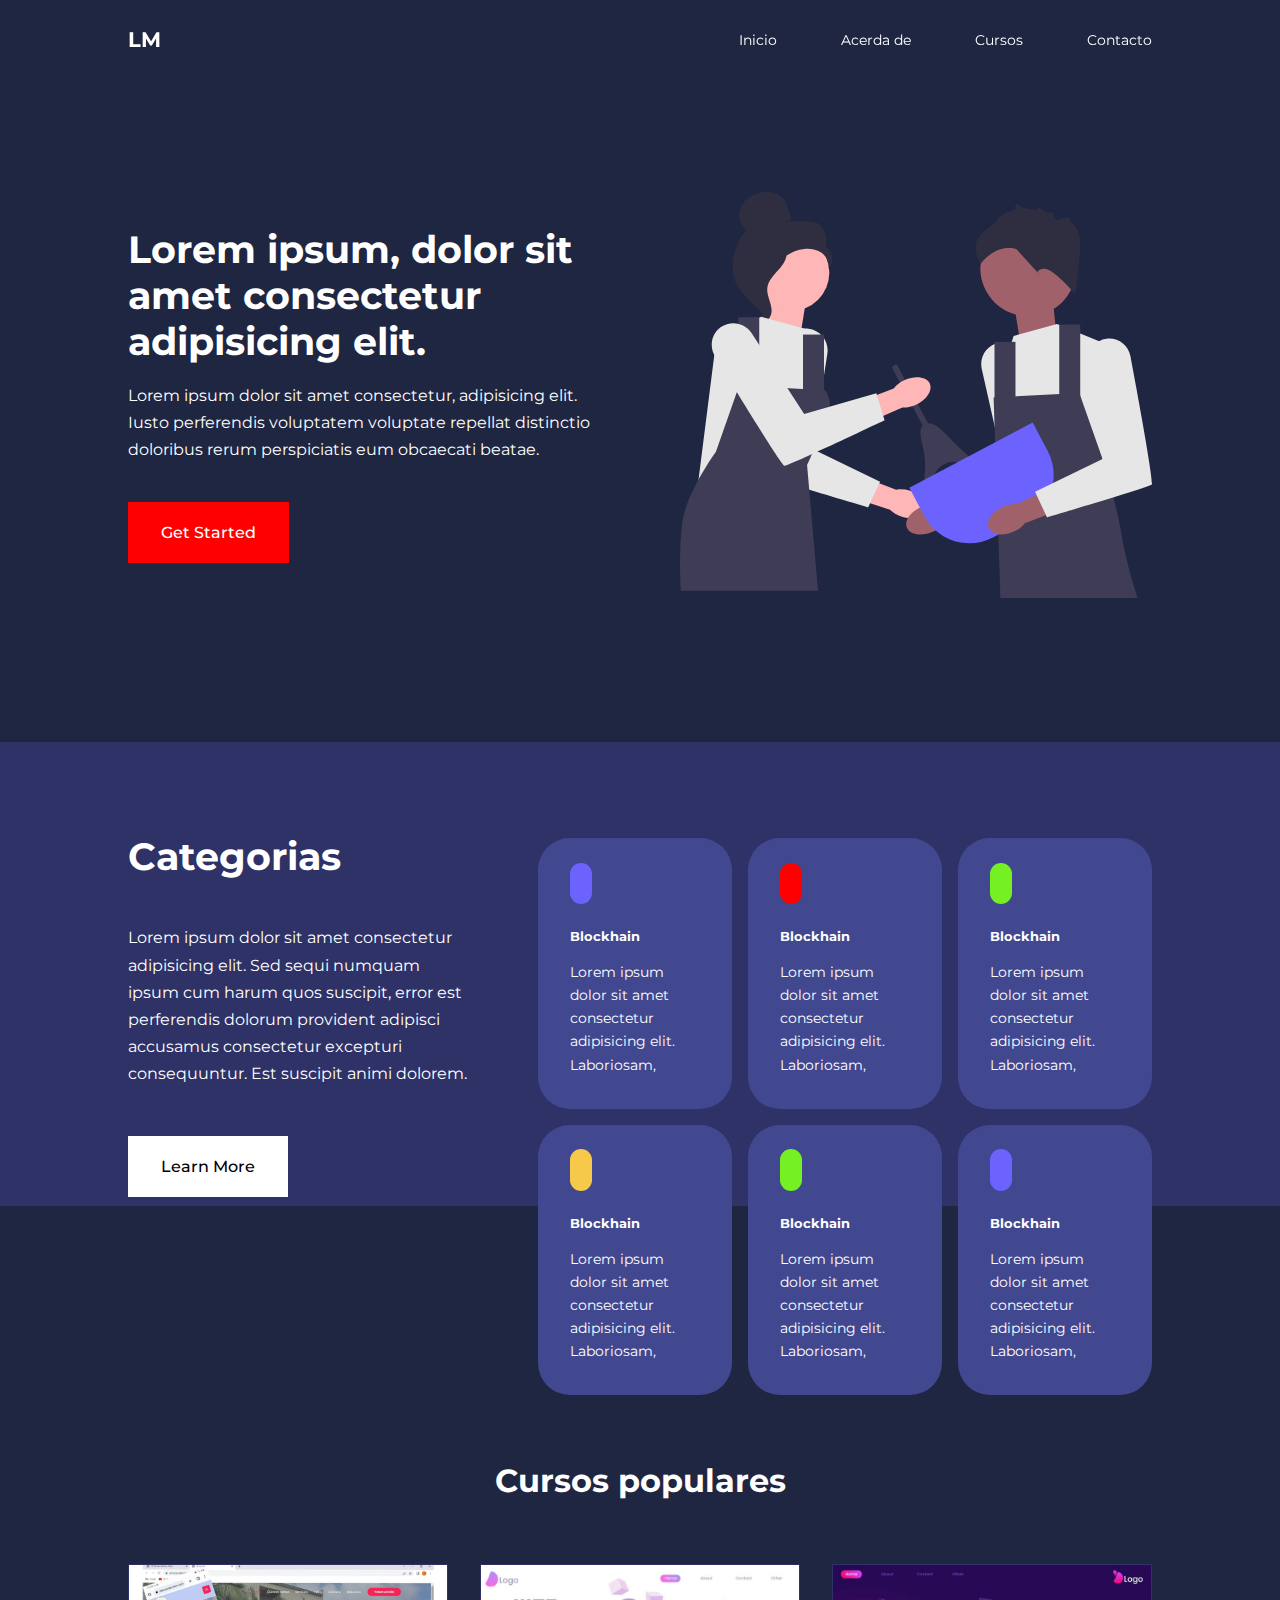
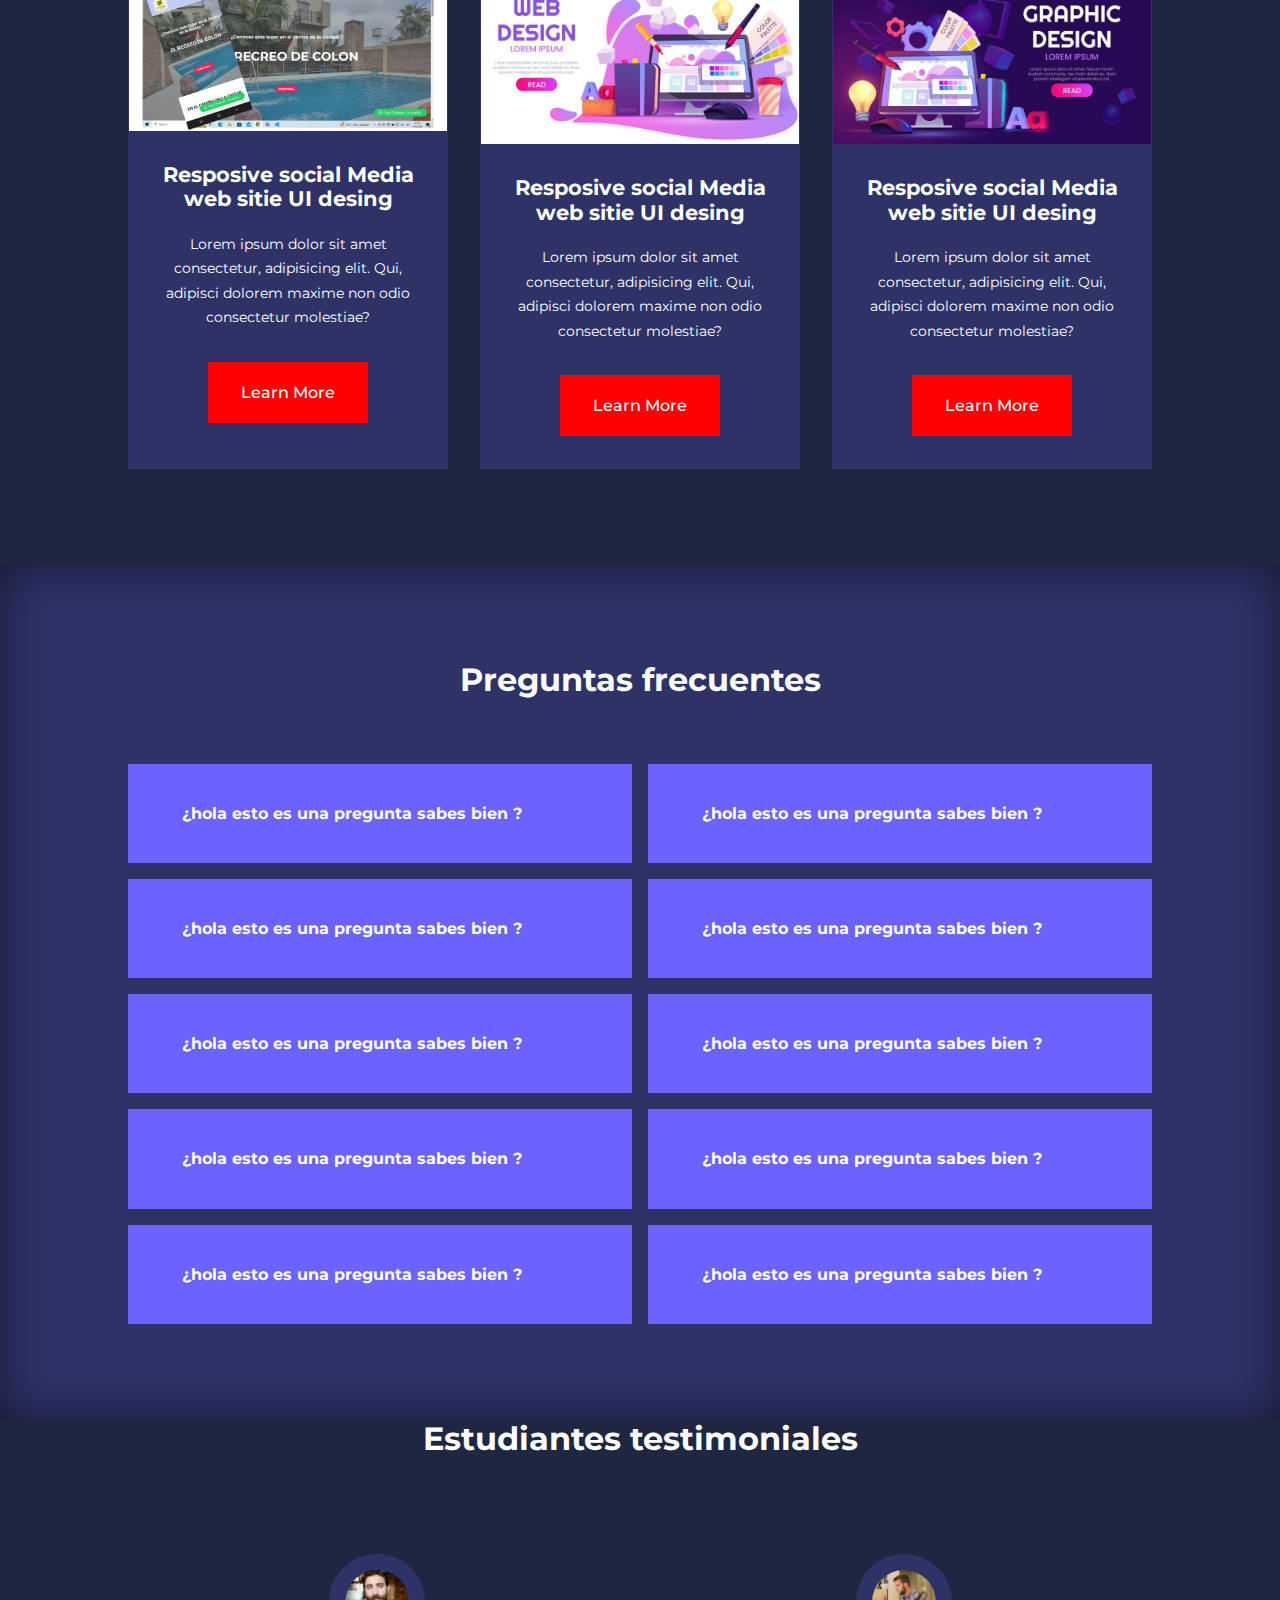
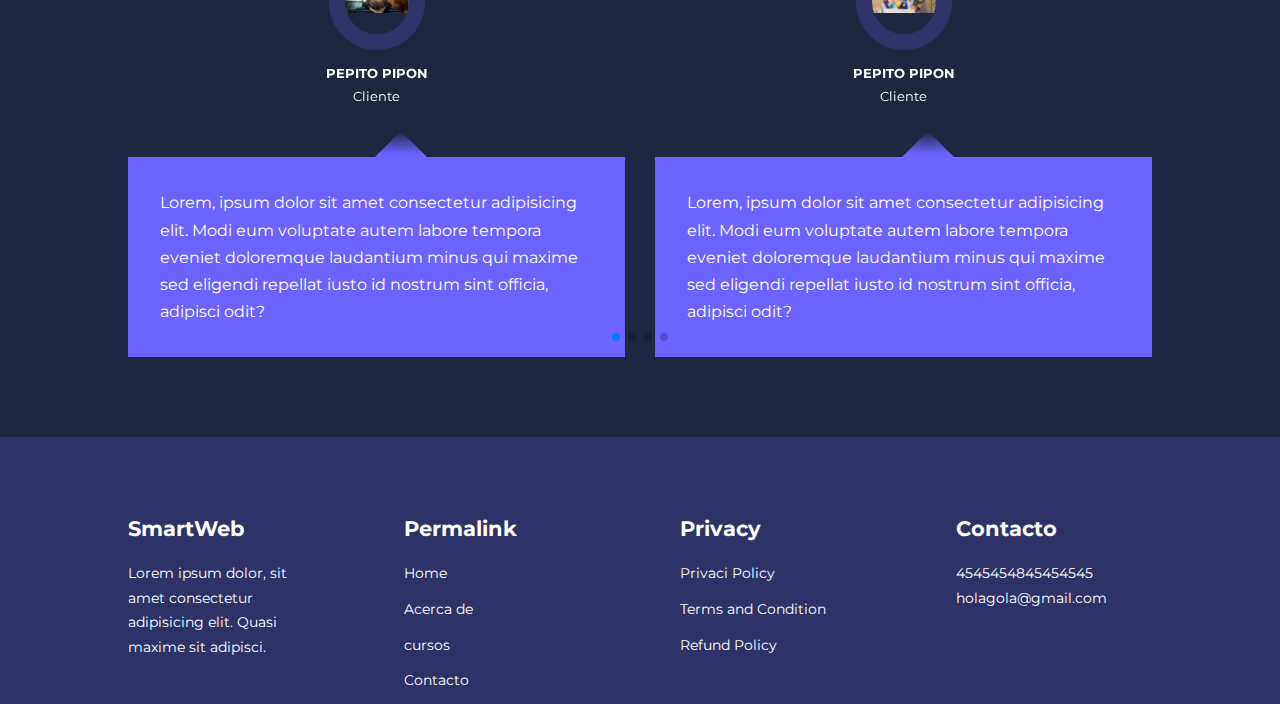
<file: index.html>
<!DOCTYPE html>
<html lang="en">
<head>
    <meta charset="UTF-8">
    <meta name="viewport" content="width= , initial-scale=1.0">
    <title>pagina responsive de sitio de escuela  </title>

    <link rel="stylesheet" href="./css/style.css">

    <link rel="stylesheet" href="https://unicons.iconscout.com/release/v4.0.8/css/line.css">

    <link rel="preconnect" href="https://fonts.googleapis.com">
<link rel="preconnect" href="https://fonts.gstatic.com" crossorigin>
<link href="https://fonts.googleapis.com/css2?family=Montserrat:wght@300;400;500;600;700;800;900&display=swap" rel="stylesheet">

<!--***********swiper para carrusel de testimonios************-->



<link
  rel="stylesheet"
  href="https://cdn.jsdelivr.net/npm/swiper@10/swiper-bundle.min.css"
/>
</head>
<body>

    <!--***********navbar************-->
    <nav>
        <div class="container nav_container">
            <a href="index.html"><h4>LM</h4></a>
            <ul class="nav_menu">
               <li><a href="index.html">Inicio</a></li>
               <li><a href="acercade.html">Acerda de</a></li>
               <li><a href="cursos.html">Cursos</a></li>
               <li><a href="contacto.html">Contacto</a></li>
            </ul>
            <button id="open_menu_btn"><i class="uil uil-bars"></i></button>
            <button id="close_menu_btn"><i class="uil uil-multiply"></i></i></button>
            
        </div>
    </nav>

    <!--***********end off navbar************-->
    
    <header>
        <div class="container header_container">
            <div class="header_left">
               <h1>Lorem ipsum, dolor sit amet consectetur adipisicing elit.</h1>
               <p>Lorem ipsum dolor sit amet consectetur, adipisicing elit. Iusto perferendis voluptatem voluptate repellat distinctio doloribus rerum perspiciatis eum obcaecati beatae.
                
               </p>
               <a href="cursos.html " class="btn btn-primary"> Get Started</a>
            </div>


            <div class="header_right">
                <div class="header_right-image">
                    <img src="./images/abaut.svg">
                </div>
            </div>
        </div>
    </header>


    <!--*************end header**********-->

    <!--***********************categoorias-->

    

    <section class="categorias">
          <div class="container categorias_container">
            <div class="categorias_left">
                <h1>Categorias</h1>
                <p>
                    Lorem ipsum dolor sit amet consectetur adipisicing elit. Sed sequi numquam ipsum cum harum quos suscipit, error est perferendis dolorum provident adipisci accusamus consectetur excepturi consequuntur. Est suscipit animi dolorem.
                </p>
                <a href="#" class="btn">Learn More</a>
            </div>

            <div class="categorias_right">
                <article class="category">
                    <span class="category_icons"><i class="uil uil-bolt"></i></span>
                    <h5>Blockhain</h5>
                    <p>Lorem ipsum dolor sit amet consectetur adipisicing elit. Laboriosam,</p>

                </article>
                <article class="category">
                    <span class="category_icons"><i class="uil uil-bolt"></i></span>
                    <h5>Blockhain</h5>
                    <p>Lorem ipsum dolor sit amet consectetur adipisicing elit. Laboriosam,</p>

                </article><article class="category">
                    <span class="category_icons"><i class="uil uil-bolt"></i></span>
                    <h5>Blockhain</h5>
                    <p>Lorem ipsum dolor sit amet consectetur adipisicing elit. Laboriosam, </p>

                </article>

                <article class="category">
                    <span class="category_icons"><i class="uil uil-bolt"></i></span>
                    <h5>Blockhain</h5>
                    <p>Lorem ipsum dolor sit amet consectetur adipisicing elit. Laboriosam, </p>

                </article>
                
                <article class="category">
                    <span class="category_icons"><i class="uil uil-bolt"></i></span>
                    <h5>Blockhain</h5>
                    <p>Lorem ipsum dolor sit amet consectetur adipisicing elit. Laboriosam,</p>

                </article>
                
                <article class="category">
                    <span class="category_icons"><i class="uil uil-bolt"></i></span>
                    <h5>Blockhain</h5>
                    <p>Lorem ipsum dolor sit amet consectetur adipisicing elit. Laboriosam,</p>

                </article>


            </div>
          </div>
    </section>

    <!--*************end ******categorias****-->






    <section class="courses">
        <h2>Cursos populares</h2>
        <div class="container courses_container">
            <article class="course">
                <div class="course_image">
                    <img src="./images/proyecto1.jpg">
                </div>

                <div class="courses_info">
                     <h4>Resposive social Media web sitie UI desing</h4>
                    <p>Lorem ipsum dolor sit amet consectetur, adipisicing elit. Qui, adipisci dolorem maxime non odio consectetur molestiae?

                    </p>
                    <a href="cursos.html" class="btn btn-primary">Learn More</a>
                </div>

            </article>

           

            <article class="course">
                <div class="course_image">
                    <img src="./images/proyecto2.jpg">
                </div>

                <div class="courses_info">
                    <h4>Resposive social Media web sitie UI desing</h4>
                    <p>Lorem ipsum dolor sit amet consectetur, adipisicing elit. Qui, adipisci dolorem maxime non odio consectetur molestiae?

                    </p>
                    <a href="cursos.html" class="btn btn-primary">Learn More</a>
                </div>

            </article>

            <article class="course">
                <div class="course_image">
                    <img src="./images/proyecto3.jpg">
                </div>
                <div class="courses_info">
                   <h4>Resposive social Media web sitie UI desing</h4>
                   <p>Lorem ipsum dolor sit amet consectetur, adipisicing elit. Qui, adipisci dolorem maxime non odio consectetur molestiae?

                   </p>
                   <a href="cursos.html" class="btn btn-primary">Learn More</a>
                </div>

            </article>
        </div>
          
    </section>


    <!--*************end ******categorias****-->


    <!--*************preguntas frecuentes****-->


    <section class="faqs">
        <h2>Preguntas frecuentes</h2>
        <div class="container faqs_containers">
            <article class="faq">
                <div class="faq_icon"><i class="uil uil-plus"></i></div>
                <div class="question_answer">
                    <h4>¿hola esto es una pregunta sabes bien ?</h4>
                    <p>
                        Lorem ipsum dolor sit amet, consectetur adipisicing elit. Nostrum, numquam amet consequatur fugiat suscipit voluptatibus facere ut dignissimos assumenda! Laboriosam aut harum error earum est corrupti asperiores vitae repellat ipsum.
                    </p>
                </div>

            </article>

            <article class="faq">
                <div class="faq_icon"><i class="uil uil-plus"></i></div>
                <div class="question_answer">
                    <h4>¿hola esto es una pregunta sabes bien ?</h4>
                    <p>
                        Lorem ipsum dolor sit amet, consectetur adipisicing elit. Nostrum, numquam amet consequatur fugiat suscipit voluptatibus facere ut dignissimos assumenda! Laboriosam aut harum error earum est corrupti asperiores vitae repellat ipsum.
                    </p>
                </div>

            </article>

            <article class="faq">
                <div class="faq_icon"><i class="uil uil-plus"></i></div>
                <div class="question_answer">
                    <h4>¿hola esto es una pregunta sabes bien ?</h4>
                    <p>
                        Lorem ipsum dolor sit amet, consectetur adipisicing elit. Nostrum, numquam amet consequatur fugiat suscipit voluptatibus facere ut dignissimos assumenda! Laboriosam aut harum error earum est corrupti asperiores vitae repellat ipsum.
                    </p>
                </div>

            </article>

            <article class="faq">
                <div class="faq_icon"><i class="uil uil-plus"></i></div>
                <div class="question_answer">
                    <h4>¿hola esto es una pregunta sabes bien ?</h4>
                    <p>
                        Lorem ipsum dolor sit amet, consectetur adipisicing elit. Nostrum, numquam amet consequatur fugiat suscipit voluptatibus facere ut dignissimos assumenda! Laboriosam aut harum error earum est corrupti asperiores vitae repellat ipsum.
                    </p>
                </div>

            </article>

            <article class="faq">
                <div class="faq_icon"><i class="uil uil-plus"></i></div>
                <div class="question_answer">
                    <h4>¿hola esto es una pregunta sabes bien ?</h4>
                    <p>
                        Lorem ipsum dolor sit amet, consectetur adipisicing elit. Nostrum, numquam amet consequatur fugiat suscipit voluptatibus facere ut dignissimos assumenda! Laboriosam aut harum error earum est corrupti asperiores vitae repellat ipsum.
                    </p>
                </div>

            </article>

            <article class="faq">
                <div class="faq_icon"><i class="uil uil-plus"></i></div>
                <div class="question_answer">
                    <h4>¿hola esto es una pregunta sabes bien ?</h4>
                    <p>
                        Lorem ipsum dolor sit amet, consectetur adipisicing elit. Nostrum, numquam amet consequatur fugiat suscipit voluptatibus facere ut dignissimos assumenda! Laboriosam aut harum error earum est corrupti asperiores vitae repellat ipsum.
                    </p>
                </div>

            </article>

            <article class="faq">
                <div class="faq_icon"><i class="uil uil-plus"></i></div>
                <div class="question_answer">
                    <h4>¿hola esto es una pregunta sabes bien ?</h4>
                    <p>
                        Lorem ipsum dolor sit amet, consectetur adipisicing elit. Nostrum, numquam amet consequatur fugiat suscipit voluptatibus facere ut dignissimos assumenda! Laboriosam aut harum error earum est corrupti asperiores vitae repellat ipsum.
                    </p>
                </div>

            </article>

            <article class="faq">
                <div class="faq_icon"><i class="uil uil-plus"></i></div>
                <div class="question_answer">
                    <h4>¿hola esto es una pregunta sabes bien ?</h4>
                    <p>
                        Lorem ipsum dolor sit amet, consectetur adipisicing elit. Nostrum, numquam amet consequatur fugiat suscipit voluptatibus facere ut dignissimos assumenda! Laboriosam aut harum error earum est corrupti asperiores vitae repellat ipsum.
                    </p>
                </div>

            </article>

            <article class="faq">
                <div class="faq_icon"><i class="uil uil-plus"></i></div>
                <div class="question_answer">
                    <h4>¿hola esto es una pregunta sabes bien ?</h4>
                    <p>
                        Lorem ipsum dolor sit amet, consectetur adipisicing elit. Nostrum, numquam amet consequatur fugiat suscipit voluptatibus facere ut dignissimos assumenda! Laboriosam aut harum error earum est corrupti asperiores vitae repellat ipsum.
                    </p>
                </div>

            </article>

            <article class="faq">
                <div class="faq_icon"><i class="uil uil-plus"></i></div>
                <div class="question_answer">
                    <h4>¿hola esto es una pregunta sabes bien ?</h4>
                    <p>
                        Lorem ipsum dolor sit amet, consectetur adipisicing elit. Nostrum, numquam amet consequatur fugiat suscipit voluptatibus facere ut dignissimos assumenda! Laboriosam aut harum error earum est corrupti asperiores vitae repellat ipsum.
                    </p>
                </div>

            </article>
        </div>

    </section>


    <!--*************    end   ******** preguntas frecuentes****-->

    <!--*************  TESTIMONIOS****-->

      <section class="container testimonials_Container swiper mySwiper">
        <h2>Estudiantes testimoniales</h2>
        <div class="swiper-wrapper">
            <article class="testimonials swiper-slide">
                <div class="avatar">
                    <img src="./images/avatar1.jpg">
                </div>
                <div class="testimonial_info">
                    <h5>PEPITO PIPON</h5>
                    <small>Cliente</small>
                </div>
                <div class="testimonial_body">
                    <p>
                        Lorem, ipsum dolor sit amet consectetur adipisicing elit. Modi eum voluptate autem labore tempora eveniet doloremque laudantium minus qui maxime sed eligendi repellat iusto id nostrum sint officia, adipisci odit?
                    </p>
                </div>

            </article>

            <article class="testimonials swiper-slide">
                <div class="avatar">
                    <img src="./images/avatar2.jpg">
                </div>
                <div class="testimonial_info">
                    <h5>PEPITO PIPON</h5>
                    <small>Cliente</small>
                </div>
                <div class="testimonial_body">
                    <p>
                        Lorem, ipsum dolor sit amet consectetur adipisicing elit. Modi eum voluptate autem labore tempora eveniet doloremque laudantium minus qui maxime sed eligendi repellat iusto id nostrum sint officia, adipisci odit?
                    </p>
                </div>

            </article>

            <article class="testimonials swiper-slide">
                <div class="avatar">
                    <img src="./images/avatar3.jpg">
                </div>
                <div class="testimonial_info">
                    <h5>PEPITO PIPON</h5>
                    <small>Cliente</small>
                </div>
                <div class="testimonial_body">
                    <p>
                        Lorem, ipsum dolor sit amet consectetur adipisicing elit. Modi eum voluptate autem labore tempora eveniet doloremque laudantium minus qui maxime sed eligendi repellat iusto id nostrum sint officia, adipisci odit?
                    </p>
                </div>

            </article>

            <article class="testimonials swiper-slide">
                <div class="avatar">
                    <img src="./images/avatar4.jpg">
                </div>
                <div class="testimonial_info">
                    <h5>PEPITO PIPON</h5>
                    <small>Cliente</small>
                </div>
                <div class="testimonial_body">
                    <p>
                        Lorem, ipsum dolor sit amet consectetur adipisicing elit. Modi eum voluptate autem labore tempora eveniet doloremque laudantium minus qui maxime sed eligendi repellat iusto id nostrum sint officia, adipisci odit?
                    </p>
                </div>

            </article>

            <article class="testimonials swiper-slide">
                <div class="avatar">
                    <img src="./images/avatar5.jpg">
                </div>
                <div class="testimonial_info">
                    <h5>PEPITO PIPON</h5>
                    <small>Cliente</small>
                </div>
                <div class="testimonial_body">
                    <p>
                        Lorem, ipsum dolor sit amet consectetur adipisicing elit. Modi eum voluptate autem labore tempora eveniet doloremque laudantium minus qui maxime sed eligendi repellat iusto id nostrum sint officia, adipisci odit?
                    </p>
                </div>

            </article>

        </div>
        <div class="swiper-pagination"></div>


      </section>
        
    <!--************footer****-->


      <footer class="footer">
        <div class="container footer_container">
            <div class="footer_1">
                <a href="images/" class="footer_logo"><h4>SmartWeb</h4></a>
                <p>Lorem ipsum dolor, sit amet consectetur adipisicing elit. Quasi maxime sit adipisci.</p>

            </div>


            <div class="footer_2">
                <h4>Permalink</h4>
                <ul class="permalinks">
                    <li><a href="index.html">Home</a></li>
                    <li><a href="Acerca de .html">Acerca de</a></li>
                    <li><a href="cursos.html">cursos</a></li>
                    <li><a href="contacto.html">Contacto</a></li>

                </ul>
            </div>
        

        <div class="footer_3">
            <h4>Privacy</h4>
            <ul class="privacy">
                <li><a href="#">Privaci Policy</a></li>
                <li><a href="#">Terms and Condition</a></li>
                <li><a href="#">Refund Policy</a></li>


            </ul>
        </div>

        <div class="footer_4">
            <h4>Contacto</h4>
            <div>
                <p>4545454845454545</p>
                <p>holagola@gmail.com</p>
            </div>

            <ul class="footer_social">
                <li>
                    <a href="#"><i class="uil uil-facebook-f"></i></a>
                </li>
                <li>
                    <a href="#"><i class="uil uil-instagram-alt"></i></a>
                </li>
                <li>
                    <a href="#"><i class="uil uil-twitter"></i></a>
                </li>
                <li>
                    <a href="#"><i class="uil uil-linkedin-alt"></i></a>
                </li>

            </ul>
        </div>
    </div>

      </footer>
      <script src="https://cdn.jsdelivr.net/npm/swiper@10/swiper-bundle.min.js"></script>  

    <script src="./main.js">

    </script>
    <script>
        var swiper = new Swiper(".mySwiper", {
          slidesPerView: 1,
          spaceBetween: 30,
          freeMode: true,
          pagination: {
            el: ".swiper-pagination",
            clickable: true,
          },
          //cuando windows este en los 600px
          breakpoints:{
            600:{
                slidesPerView:2
            }
          }
        });
      </script>

</body>
</html>
</file>
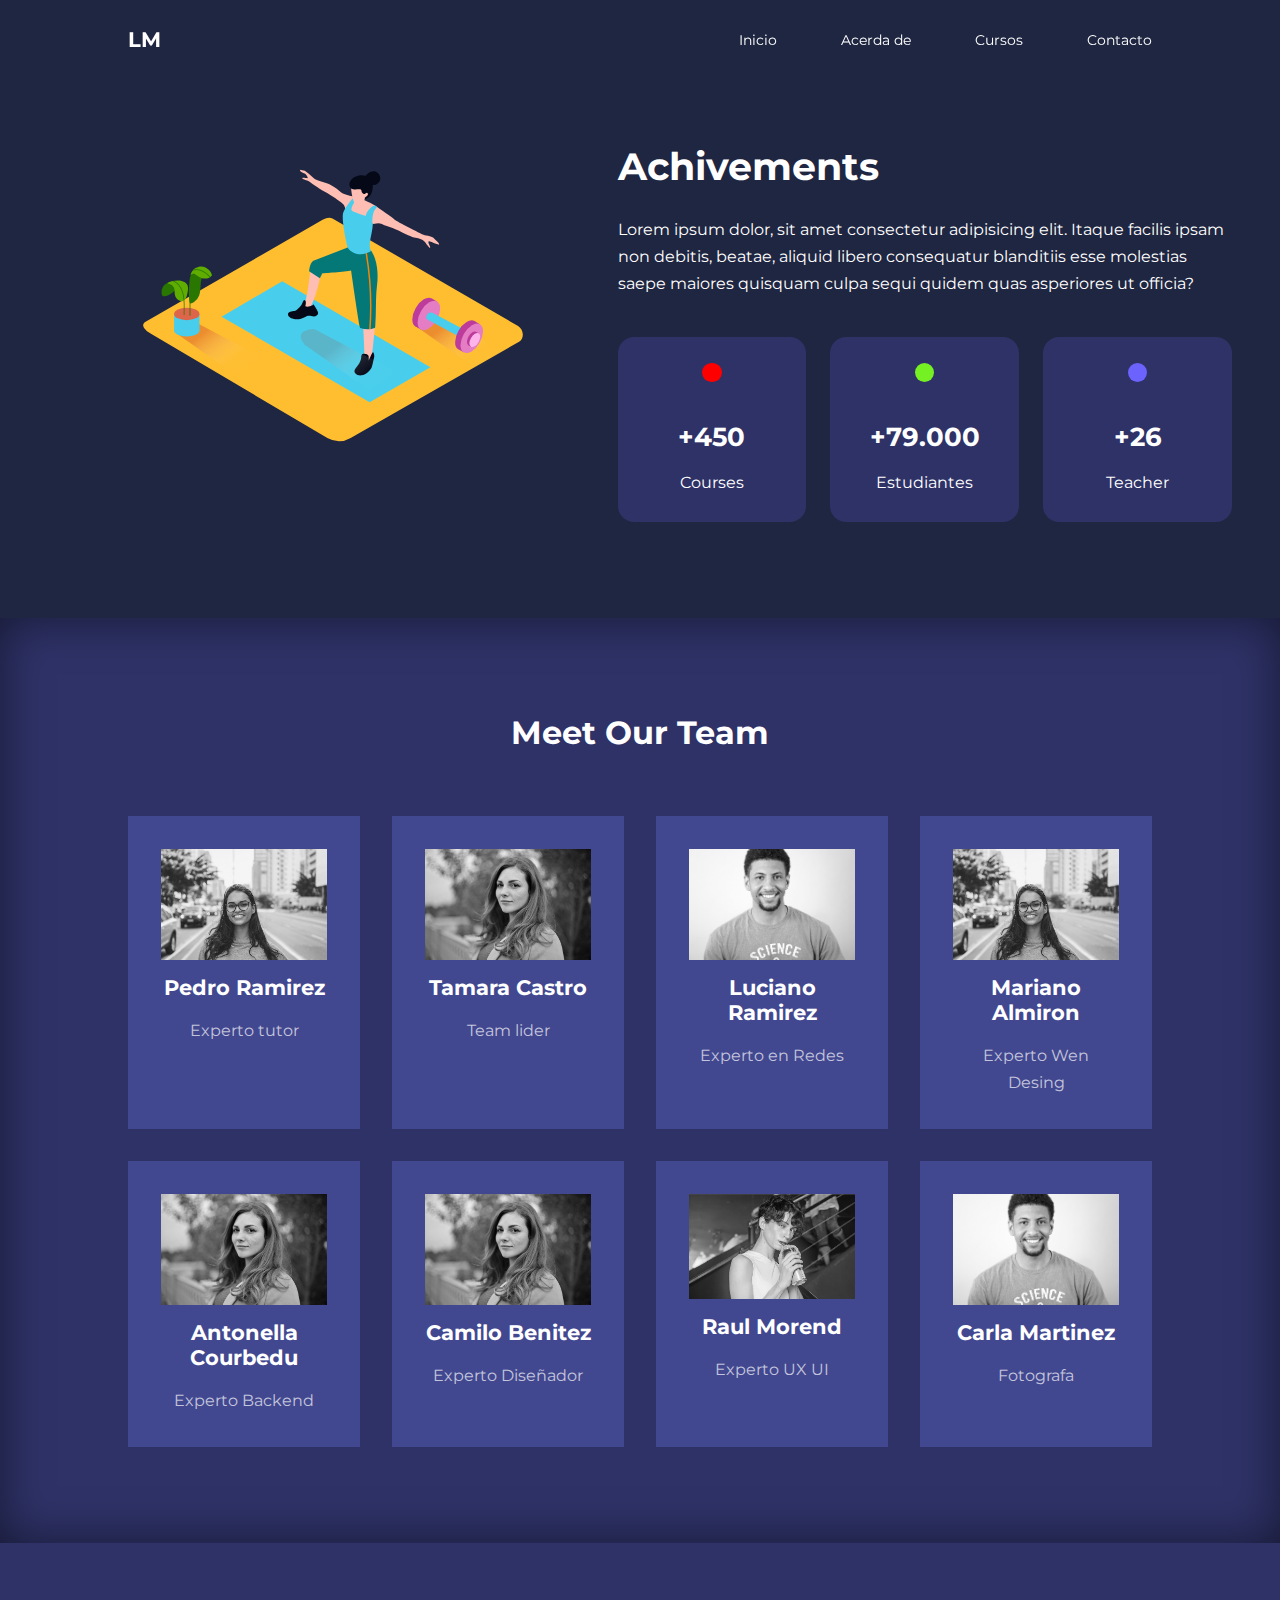
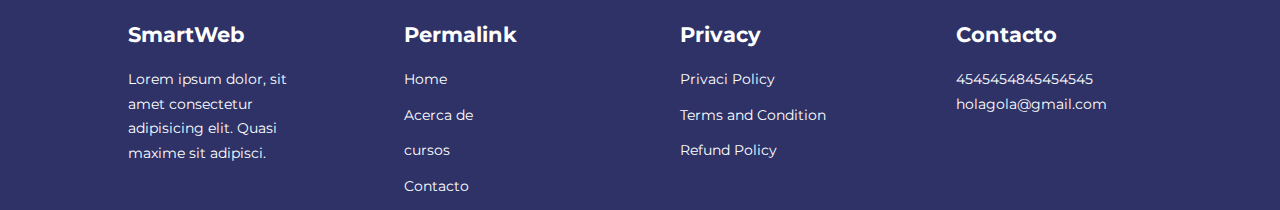
<file: Acerca de .html>
<!DOCTYPE html>
<html lang="en">
<head>
    <meta charset="UTF-8">
    <meta name="viewport" content="width= , initial-scale=1.0">
    <title>pagina responsive de sitio de escuela  </title>

    <link rel="stylesheet" href="./css/style.css">
    <link rel="stylesheet" href="./css/acercade.css">

    

    <link rel="stylesheet" href="https://unicons.iconscout.com/release/v4.0.8/css/line.css">

    <link rel="preconnect" href="https://fonts.googleapis.com">
<link rel="preconnect" href="https://fonts.gstatic.com" crossorigin>
<link href="https://fonts.googleapis.com/css2?family=Montserrat:wght@300;400;500;600;700;800;900&display=swap" rel="stylesheet">

<!--***********swiper para carrusel de testimonios************-->

<link
  rel="stylesheet"
  href="https://cdn.jsdelivr.net/npm/swiper@10/swiper-bundle.min.css"
/>
</head>
<body>

    <!--***********navbar************-->
    <nav>
        <div class="container nav_container">
            <a href="index.html"><h4>LM</h4></a>
            <ul class="nav_menu">
               <li><a href="index.html">Inicio</a></li>
               <li><a href="Acerca de .html">Acerda de</a></li>
               <li><a href="cursos.html">Cursos</a></li>
               <li><a href="contacto.html">Contacto</a></li>
            </ul>
            <button id="open_menu_btn"><i class="uil uil-bars"></i></button>
            <button id="close_menu_btn"><i class="uil uil-multiply"></i></i></button>
            
        </div>
    </nav>

    <!--***********end off navbar************-->


    <section class="abaut_achievements">
        <div class="container abaut_achievements-container">
            <div class="abaut_achievements-left">
                <img src="./images/header.svg">
            </div>
            <div class="abaut_achievements-right">
                <h1>Achivements</h1>
                <p>
                    Lorem ipsum dolor, sit amet consectetur adipisicing elit. Itaque facilis ipsam non debitis, beatae, aliquid libero consequatur blanditiis esse molestias saepe maiores quisquam culpa sequi quidem quas asperiores ut officia?
                </p>
                <div class="achievements_cards">
                    <article class="achievement_card">
                        <span class="achievements_icons">
                            <i class="uil uil-video"></i>
                        </span>
                        <h3>+450</h3>
                        <p>Courses</p>
                    </article>

                    <article class="achievement_card">
                        <span class="achievements_icons">
                            <i class="uil uil-trophy"></i>
                        </span>
                        <h3>+79.000</h3>
                        <p>Estudiantes</p>
                    </article>

                    <article class="achievement_card">
                        <span class="achievements_icons">
                            <i class="uil uil-users-alt"></i>
                        </span>
                        <h3>+26</h3>
                        <p>Teacher</p>
                    </article>


                </div>
            </div>

        </div>

    </section>

    <!--************end of achievements-->


    <section class="team">
        <h2>Meet Our Team</h2>
        <div class="container team_container">
            <article class="team_member">
                <div class="team_member-image">
                    <img src="./images/p4.jpg">
                </div>
                <div class="team_member-info">
                    <h4>Pedro Ramirez</h4>
                    <p>Experto tutor</p>
                </div>
                <div class="team_member-social">
                    <a href="https://instagram.com" target="_blank"><i class="uil uil-instagram"></i></a>
                    <a href="https://twitter.com" target="_blank"><i class="uil uil-twitter-alt"></i></a>
                    <a href="https://linkedin.com" target="_blank"><i class="uil uil-linkedin-alt"></i></a>

                </div>

            </article>

            <article class="team_member">
                <div class="team_member-image">
                    <img src="./images/p5.jpg">
                </div>
                <div class="team_member-info">
                    <h4>Tamara Castro</h4>
                    <p>Team lider</p>
                </div>
                <div class="team_member-social">
                    <a href="https://instagram.com" target="_blank"><i class="uil uil-instagram"></i></a>
                    <a href="https://twitter.com" target="_blank"><i class="uil uil-twitter-alt"></i></a>
                    <a href="https://linkedin.com" target="_blank"><i class="uil uil-linkedin-alt"></i></a>

                </div>

            </article>

            <article class="team_member">
                <div class="team_member-image">
                    <img src="./images/p3.jpg">
                </div>
                <div class="team_member-info">
                    <h4>Luciano Ramirez</h4>
                    <p>Experto en Redes</p>
                </div>
                <div class="team_member-social">
                    <a href="https://instagram.com" target="_blank"><i class="uil uil-instagram"></i></a>
                    <a href="https://twitter.com" target="_blank"><i class="uil uil-twitter-alt"></i></a>
                    <a href="https://linkedin.com" target="_blank"><i class="uil uil-linkedin-alt"></i></a>

                </div>

            </article>

            <article class="team_member">
                <div class="team_member-image">
                    <img src="./images/p4.jpg">
                </div>
                <div class="team_member-info">
                    <h4>Mariano Almiron</h4>
                    <p>Experto Wen Desing</p>
                </div>
                <div class="team_member-social">
                    <a href="https://instagram.com" target="_blank"><i class="uil uil-instagram"></i></a>
                    <a href="https://twitter.com" target="_blank"><i class="uil uil-twitter-alt"></i></a>
                    <a href="https://linkedin.com" target="_blank"><i class="uil uil-linkedin-alt"></i></a>

                </div>

            </article>

            <article class="team_member">
                <div class="team_member-image">
                    <img src="./images/p5.jpg">
                </div>
                <div class="team_member-info">
                    <h4>Antonella Courbedu</h4>
                    <p>Experto Backend</p>
                </div>
                <div class="team_member-social">
                    <a href="https://instagram.com" target="_blank"><i class="uil uil-instagram"></i></a>
                    <a href="https://twitter.com" target="_blank"><i class="uil uil-twitter-alt"></i></a>
                    <a href="https://linkedin.com" target="_blank"><i class="uil uil-linkedin-alt"></i></a>

                </div>

            </article>

            <article class="team_member">
                <div class="team_member-image">
                    <img src="./images/p5.jpg">
                </div>
                <div class="team_member-info">
                    <h4>Camilo Benitez</h4>
                    <p>Experto Diseñador</p>
                </div>
                <div class="team_member-social">
                    <a href="https://instagram.com" target="_blank"><i class="uil uil-instagram"></i></a>
                    <a href="https://twitter.com" target="_blank"><i class="uil uil-twitter-alt"></i></a>
                    <a href="https://linkedin.com" target="_blank"><i class="uil uil-linkedin-alt"></i></a>

                </div>

            </article>

            <article class="team_member">
                <div class="team_member-image">
                    <img src="./images/p7.jpg">
                </div>
                <div class="team_member-info">
                    <h4>Raul Morend</h4>
                    <p>Experto UX UI</p>
                </div>
                <div class="team_member-social">
                    <a href="https://instagram.com" target="_blank"><i class="uil uil-instagram"></i></a>
                    <a href="https://twitter.com" target="_blank"><i class="uil uil-twitter-alt"></i></a>
                    <a href="https://linkedin.com" target="_blank"><i class="uil uil-linkedin-alt"></i></a>

                </div>

            </article>

            <article class="team_member">
                <div class="team_member-image">
                    <img src="./images/p3.jpg">
                </div>
                <div class="team_member-info">
                    <h4>Carla Martinez</h4>
                    <p>Fotografa</p>
                </div>
                <div class="team_member-social">
                    <a href="https://instagram.com" target="_blank"><i class="uil uil-instagram"></i></a>
                    <a href="https://twitter.com" target="_blank"><i class="uil uil-twitter-alt"></i></a>
                    <a href="https://linkedin.com" target="_blank"><i class="uil uil-linkedin-alt"></i></a>

                </div>

            </article>

            
        </div>
        
    </section>



 <!--*********end of team****-->


   
     <!--************footer****-->



    <footer class="footer">
        <div class="container footer_container">
            <div class="footer_1">
                <a href="images/" class="footer_logo"><h4>SmartWeb</h4></a>
                <p>Lorem ipsum dolor, sit amet consectetur adipisicing elit. Quasi maxime sit adipisci.</p>

            </div>


            <div class="footer_2">
                <h4>Permalink</h4>
                <ul class="permalinks">
                    <li><a href="index.html">Home</a></li>
                    <li><a href="Acerca de .html">Acerca de</a></li>
                    <li><a href="cursos.html">cursos</a></li>
                    <li><a href="contacto.html">Contacto</a></li>

                </ul>
            </div>
        

        <div class="footer_3">
            <h4>Privacy</h4>
            <ul class="privacy">
                <li><a href="#">Privaci Policy</a></li>
                <li><a href="#">Terms and Condition</a></li>
                <li><a href="#">Refund Policy</a></li>


            </ul>
        </div>

        <div class="footer_4">
            <h4>Contacto</h4>
            <div>
                <p>4545454845454545</p>
                <p>holagola@gmail.com</p>
            </div>

            <ul class="footer_social">
                <li>
                    <a href="#"><i class="uil uil-facebook-f"></i></a>
                </li>
                <li>
                    <a href="#"><i class="uil uil-instagram-alt"></i></a>
                </li>
                <li>
                    <a href="#"><i class="uil uil-twitter"></i></a>
                </li>
                <li>
                    <a href="#"><i class="uil uil-linkedin-alt"></i></a>
                </li>

            </ul>
        </div>
    </div>

      </footer>
      <script src="./main.js">

      </script>

</body>
</html>
</file>
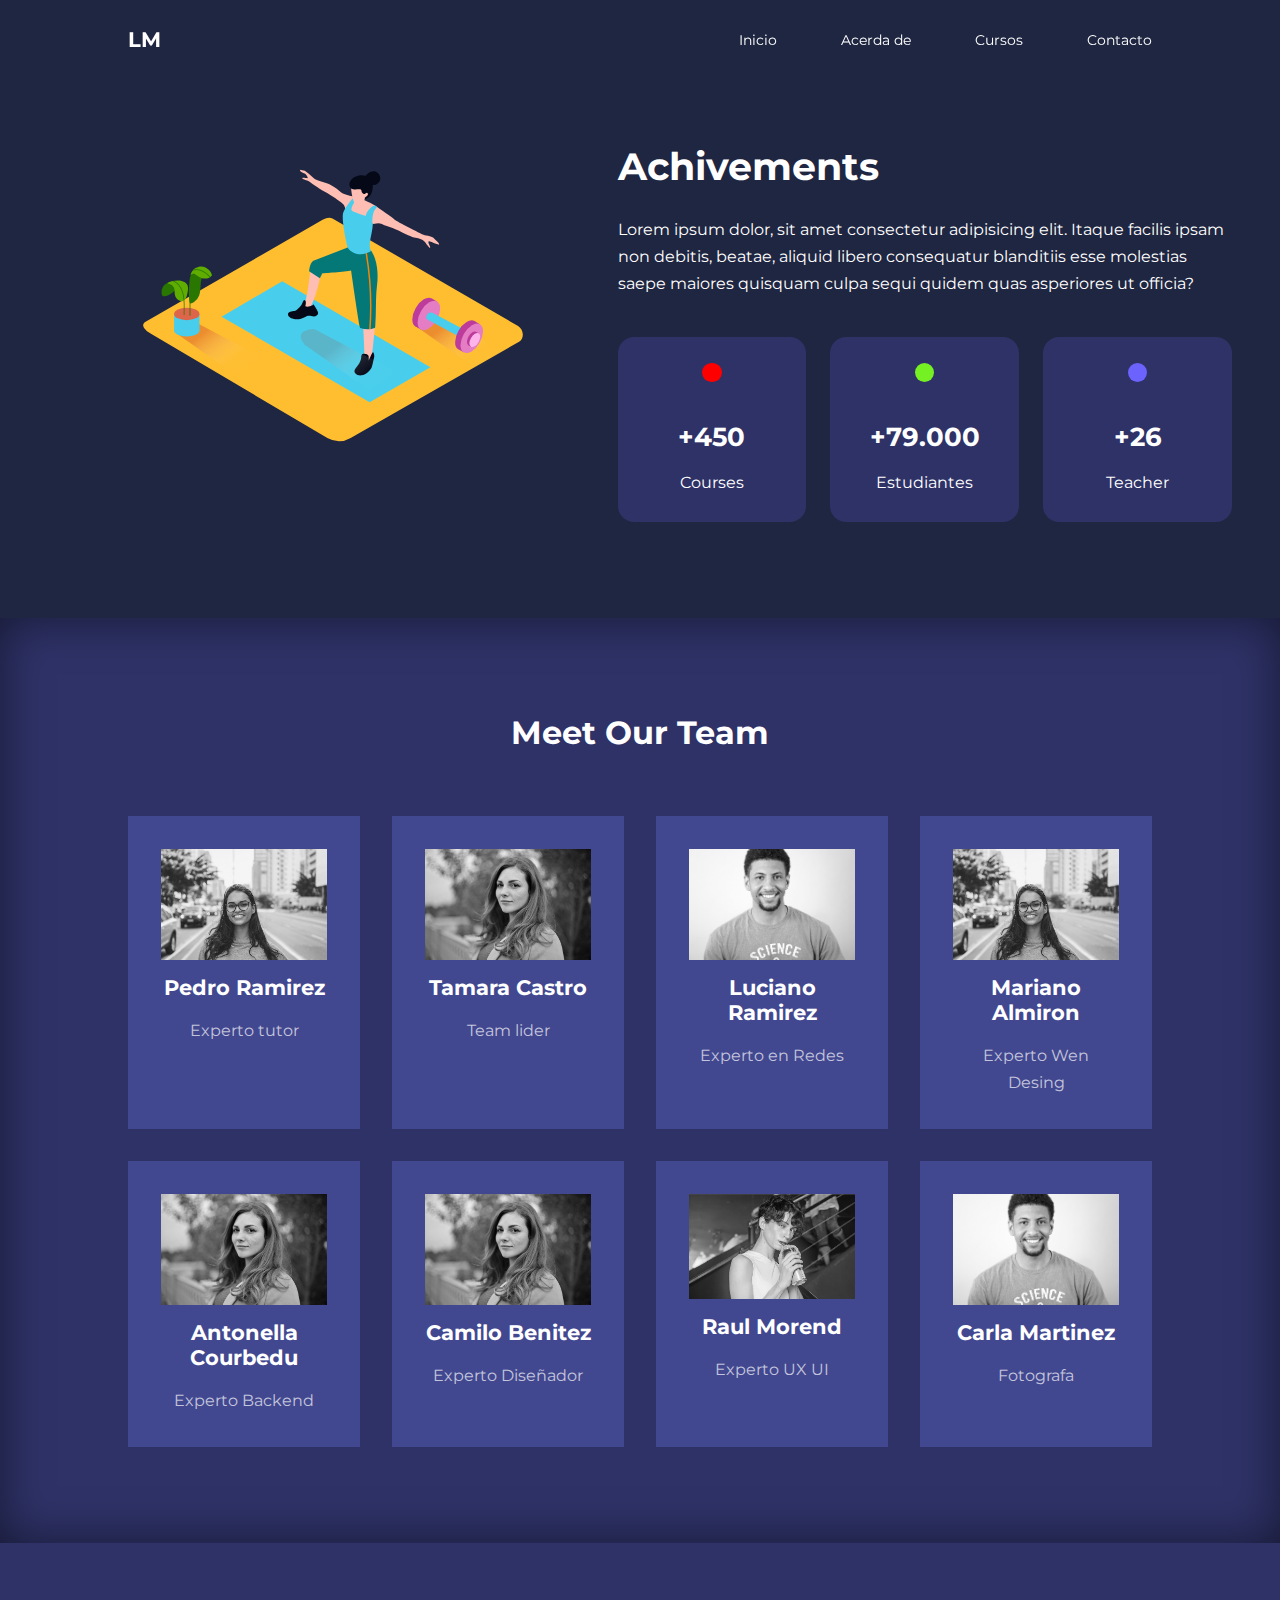
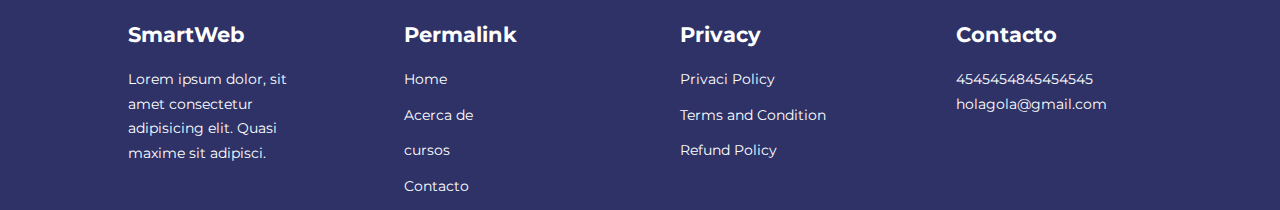
<file: acercade.html>
<!DOCTYPE html>
<html lang="en">
<head>
    <meta charset="UTF-8">
    <meta name="viewport" content="width= , initial-scale=1.0">
    <title>pagina responsive de sitio de escuela  </title>

    <link rel="stylesheet" href="./css/style.css">
    <link rel="stylesheet" href="./css/acercade.css">

    

    <link rel="stylesheet" href="https://unicons.iconscout.com/release/v4.0.8/css/line.css">

    <link rel="preconnect" href="https://fonts.googleapis.com">
<link rel="preconnect" href="https://fonts.gstatic.com" crossorigin>
<link href="https://fonts.googleapis.com/css2?family=Montserrat:wght@300;400;500;600;700;800;900&display=swap" rel="stylesheet">

<!--***********swiper para carrusel de testimonios************-->

<link
  rel="stylesheet"
  href="https://cdn.jsdelivr.net/npm/swiper@10/swiper-bundle.min.css"
/>
</head>
<body>

    <!--***********navbar************-->
    <nav>
        <div class="container nav_container">
            <a href="index.html"><h4>LM</h4></a>
            <ul class="nav_menu">
               <li><a href="index.html">Inicio</a></li>
               <li><a href="acercade.html">Acerda de</a></li>
               <li><a href="cursos.html">Cursos</a></li>
               <li><a href="contacto.html">Contacto</a></li>
            </ul>
            <button id="open_menu_btn"><i class="uil uil-bars"></i></button>
            <button id="close_menu_btn"><i class="uil uil-multiply"></i></i></button>
            
        </div>
    </nav>

    <!--***********end off navbar************-->


    <section class="abaut_achievements">
        <div class="container abaut_achievements-container">
            <div class="abaut_achievements-left">
                <img src="./images/header.svg">
            </div>
            <div class="abaut_achievements-right">
                <h1>Achivements</h1>
                <p>
                    Lorem ipsum dolor, sit amet consectetur adipisicing elit. Itaque facilis ipsam non debitis, beatae, aliquid libero consequatur blanditiis esse molestias saepe maiores quisquam culpa sequi quidem quas asperiores ut officia?
                </p>
                <div class="achievements_cards">
                    <article class="achievement_card">
                        <span class="achievements_icons">
                            <i class="uil uil-video"></i>
                        </span>
                        <h3>+450</h3>
                        <p>Courses</p>
                    </article>

                    <article class="achievement_card">
                        <span class="achievements_icons">
                            <i class="uil uil-trophy"></i>
                        </span>
                        <h3>+79.000</h3>
                        <p>Estudiantes</p>
                    </article>

                    <article class="achievement_card">
                        <span class="achievements_icons">
                            <i class="uil uil-users-alt"></i>
                        </span>
                        <h3>+26</h3>
                        <p>Teacher</p>
                    </article>


                </div>
            </div>

        </div>

    </section>

    <!--************end of achievements-->


    <section class="team">
        <h2>Meet Our Team</h2>
        <div class="container team_container">
            <article class="team_member">
                <div class="team_member-image">
                    <img src="./images/p4.jpg">
                </div>
                <div class="team_member-info">
                    <h4>Pedro Ramirez</h4>
                    <p>Experto tutor</p>
                </div>
                <div class="team_member-social">
                    <a href="https://instagram.com" target="_blank"><i class="uil uil-instagram"></i></a>
                    <a href="https://twitter.com" target="_blank"><i class="uil uil-twitter-alt"></i></a>
                    <a href="https://linkedin.com" target="_blank"><i class="uil uil-linkedin-alt"></i></a>

                </div>

            </article>

            <article class="team_member">
                <div class="team_member-image">
                    <img src="./images/p5.jpg">
                </div>
                <div class="team_member-info">
                    <h4>Tamara Castro</h4>
                    <p>Team lider</p>
                </div>
                <div class="team_member-social">
                    <a href="https://instagram.com" target="_blank"><i class="uil uil-instagram"></i></a>
                    <a href="https://twitter.com" target="_blank"><i class="uil uil-twitter-alt"></i></a>
                    <a href="https://linkedin.com" target="_blank"><i class="uil uil-linkedin-alt"></i></a>

                </div>

            </article>

            <article class="team_member">
                <div class="team_member-image">
                    <img src="./images/p3.jpg">
                </div>
                <div class="team_member-info">
                    <h4>Luciano Ramirez</h4>
                    <p>Experto en Redes</p>
                </div>
                <div class="team_member-social">
                    <a href="https://instagram.com" target="_blank"><i class="uil uil-instagram"></i></a>
                    <a href="https://twitter.com" target="_blank"><i class="uil uil-twitter-alt"></i></a>
                    <a href="https://linkedin.com" target="_blank"><i class="uil uil-linkedin-alt"></i></a>

                </div>

            </article>

            <article class="team_member">
                <div class="team_member-image">
                    <img src="./images/p4.jpg">
                </div>
                <div class="team_member-info">
                    <h4>Mariano Almiron</h4>
                    <p>Experto Wen Desing</p>
                </div>
                <div class="team_member-social">
                    <a href="https://instagram.com" target="_blank"><i class="uil uil-instagram"></i></a>
                    <a href="https://twitter.com" target="_blank"><i class="uil uil-twitter-alt"></i></a>
                    <a href="https://linkedin.com" target="_blank"><i class="uil uil-linkedin-alt"></i></a>

                </div>

            </article>

            <article class="team_member">
                <div class="team_member-image">
                    <img src="./images/p5.jpg">
                </div>
                <div class="team_member-info">
                    <h4>Antonella Courbedu</h4>
                    <p>Experto Backend</p>
                </div>
                <div class="team_member-social">
                    <a href="https://instagram.com" target="_blank"><i class="uil uil-instagram"></i></a>
                    <a href="https://twitter.com" target="_blank"><i class="uil uil-twitter-alt"></i></a>
                    <a href="https://linkedin.com" target="_blank"><i class="uil uil-linkedin-alt"></i></a>

                </div>

            </article>

            <article class="team_member">
                <div class="team_member-image">
                    <img src="./images/p5.jpg">
                </div>
                <div class="team_member-info">
                    <h4>Camilo Benitez</h4>
                    <p>Experto Diseñador</p>
                </div>
                <div class="team_member-social">
                    <a href="https://instagram.com" target="_blank"><i class="uil uil-instagram"></i></a>
                    <a href="https://twitter.com" target="_blank"><i class="uil uil-twitter-alt"></i></a>
                    <a href="https://linkedin.com" target="_blank"><i class="uil uil-linkedin-alt"></i></a>

                </div>

            </article>

            <article class="team_member">
                <div class="team_member-image">
                    <img src="./images/p7.jpg">
                </div>
                <div class="team_member-info">
                    <h4>Raul Morend</h4>
                    <p>Experto UX UI</p>
                </div>
                <div class="team_member-social">
                    <a href="https://instagram.com" target="_blank"><i class="uil uil-instagram"></i></a>
                    <a href="https://twitter.com" target="_blank"><i class="uil uil-twitter-alt"></i></a>
                    <a href="https://linkedin.com" target="_blank"><i class="uil uil-linkedin-alt"></i></a>

                </div>

            </article>

            <article class="team_member">
                <div class="team_member-image">
                    <img src="./images/p3.jpg">
                </div>
                <div class="team_member-info">
                    <h4>Carla Martinez</h4>
                    <p>Fotografa</p>
                </div>
                <div class="team_member-social">
                    <a href="https://instagram.com" target="_blank"><i class="uil uil-instagram"></i></a>
                    <a href="https://twitter.com" target="_blank"><i class="uil uil-twitter-alt"></i></a>
                    <a href="https://linkedin.com" target="_blank"><i class="uil uil-linkedin-alt"></i></a>

                </div>

            </article>

            
        </div>
        
    </section>



 <!--*********end of team****-->


   
     <!--************footer****-->



    <footer class="footer">
        <div class="container footer_container">
            <div class="footer_1">
                <a href="images/" class="footer_logo"><h4>SmartWeb</h4></a>
                <p>Lorem ipsum dolor, sit amet consectetur adipisicing elit. Quasi maxime sit adipisci.</p>

            </div>


            <div class="footer_2">
                <h4>Permalink</h4>
                <ul class="permalinks">
                    <li><a href="index.html">Home</a></li>
                    <li><a href="Acerca de .html">Acerca de</a></li>
                    <li><a href="cursos.html">cursos</a></li>
                    <li><a href="contacto.html">Contacto</a></li>

                </ul>
            </div>
        

        <div class="footer_3">
            <h4>Privacy</h4>
            <ul class="privacy">
                <li><a href="#">Privaci Policy</a></li>
                <li><a href="#">Terms and Condition</a></li>
                <li><a href="#">Refund Policy</a></li>


            </ul>
        </div>

        <div class="footer_4">
            <h4>Contacto</h4>
            <div>
                <p>4545454845454545</p>
                <p>holagola@gmail.com</p>
            </div>

            <ul class="footer_social">
                <li>
                    <a href="#"><i class="uil uil-facebook-f"></i></a>
                </li>
                <li>
                    <a href="#"><i class="uil uil-instagram-alt"></i></a>
                </li>
                <li>
                    <a href="#"><i class="uil uil-twitter"></i></a>
                </li>
                <li>
                    <a href="#"><i class="uil uil-linkedin-alt"></i></a>
                </li>

            </ul>
        </div>
    </div>

      </footer>
      <script src="./main.js">

      </script>

</body>
</html>
</file>
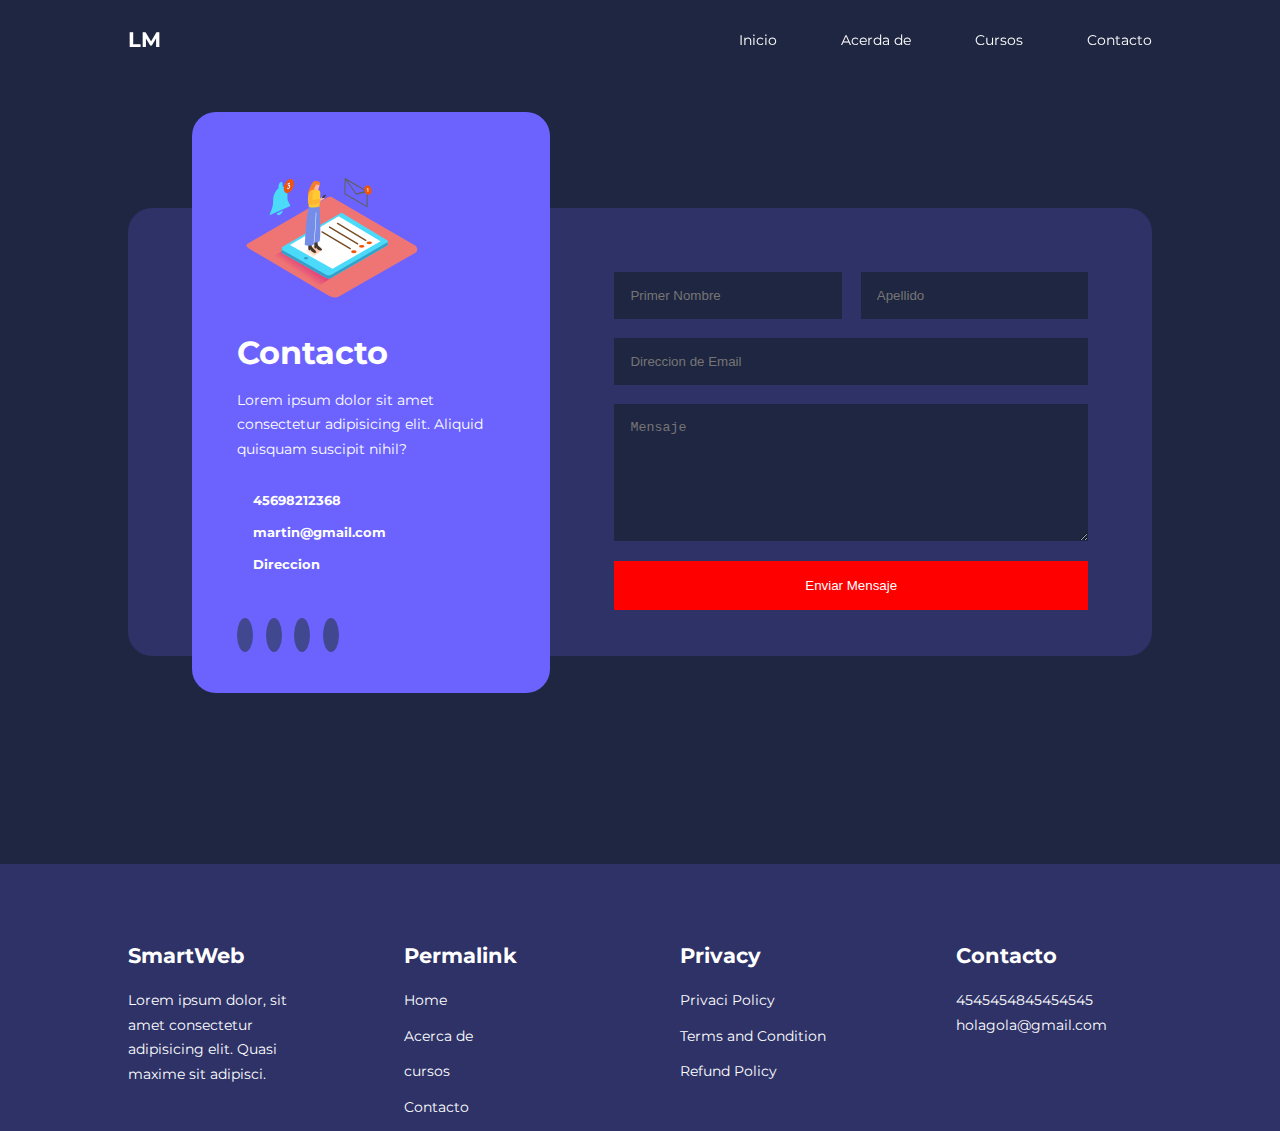
<file: contacto.html>
<!DOCTYPE html>
<html lang="en">
<head>
    <meta charset="UTF-8">
    <meta name="viewport" content="width= , initial-scale=1.0">
    <title>pagina responsive de sitio de escuela  </title>

    <link rel="stylesheet" href="./css/style.css">
    <link rel="stylesheet" href="./css/contacto.css">


    <link rel="stylesheet" href="https://unicons.iconscout.com/release/v4.0.8/css/line.css">

    <link rel="preconnect" href="https://fonts.googleapis.com">
<link rel="preconnect" href="https://fonts.gstatic.com" crossorigin>
<link href="https://fonts.googleapis.com/css2?family=Montserrat:wght@300;400;500;600;700;800;900&display=swap" rel="stylesheet">


</head>
<body>

    <!--***********navbar************-->
    <nav>
        <div class="container nav_container">
            <a href="index.html"><h4>LM</h4></a>
            <ul class="nav_menu">
               <li><a href="index.html">Inicio</a></li>
               <li><a href="acercade.html">Acerda de</a></li>
               <li><a href="cursos.html">Cursos</a></li>
               <li><a href="contacto.html">Contacto</a></li>
            </ul>
            <button id="open_menu_btn"><i class="uil uil-bars"></i></button>
            <button id="close_menu_btn"><i class="uil uil-multiply"></i></i></button>
            
        </div>
    </nav>

    <!--***********end off navbar************-->





    <section class="contact">
        <div class="container contact_container">
            <aside class="contact_aside">
                <div class="aside_image">
                    <img src="./images/contact.svg">
                </div>
                <h2>Contacto</h2>
                <p>
                    Lorem ipsum dolor sit amet consectetur adipisicing elit. Aliquid quisquam suscipit nihil?
                </p>
                <ul class="contact_details">
                    <li>
                        <i class="uil uil-phone-times"></i>
                        <h5>45698212368</h5>
                    </li>
                    <li>
                        <i class="uil uil-envelope"></i>
                        <h5>martin@gmail.com</h5>
                    </li>
                    <li>
                        <i class="uil uil-location-point"></i>
                        <h5>Direccion</h5>
                    </li>

                </ul>
                <ul class="contact_socials">
                    <li>
                        <a href="#"><i class="uil uil-facebook-f"></i></a>
                    </li>
                    <li>
                        <a href="#"><i class="uil uil-instagram-alt"></i></a>
                    </li>
                    <li>
                        <a href="#"><i class="uil uil-twitter"></i></a>
                    </li>
                    <li>
                        <a href="#"><i class="uil uil-linkedin-alt"></i></a>
                    </li>
    
                </ul>

            </aside>

            <form class="contact_form">
                <div class="form_name">
                    <input type="text" name="Firsts Name" placeholder="Primer Nombre" required>
                    <input type="text" name="Last Name" placeholder="Apellido" required>
                </div>

                <input type="email" name="Email Address" placeholder="Direccion de Email" required>
                <textarea name="Message" rows="7" placeholder="Mensaje"></textarea>
                <button type="submit" class="btn btn-primary">Enviar Mensaje</button>

            
            </form>
        </div>


    </section>


     










        <!--************footer****-->


        <footer class="footer">
            <div class="container footer_container">
                <div class="footer_1">
                    <a href="images/" class="footer_logo"><h4>SmartWeb</h4></a>
                    <p>Lorem ipsum dolor, sit amet consectetur adipisicing elit. Quasi maxime sit adipisci.</p>
    
                </div>
    
    
                <div class="footer_2">
                    <h4>Permalink</h4>
                    <ul class="permalinks">
                        <li><a href="index.html">Home</a></li>
                        <li><a href="Acerca de .html">Acerca de</a></li>
                        <li><a href="cursos.html">cursos</a></li>
                        <li><a href="contacto.html">Contacto</a></li>
    
                    </ul>
                </div>
            
    
            <div class="footer_3">
                <h4>Privacy</h4>
                <ul class="privacy">
                    <li><a href="#">Privaci Policy</a></li>
                    <li><a href="#">Terms and Condition</a></li>
                    <li><a href="#">Refund Policy</a></li>
    
    
                </ul>
            </div>
    
            <div class="footer_4">
                <h4>Contacto</h4>
                <div>
                    <p>4545454845454545</p>
                    <p>holagola@gmail.com</p>
                </div>
    
                <ul class="footer_social">
                    <li>
                        <a href="#"><i class="uil uil-facebook-f"></i></a>
                    </li>
                    <li>
                        <a href="#"><i class="uil uil-instagram-alt"></i></a>
                    </li>
                    <li>
                        <a href="#"><i class="uil uil-twitter"></i></a>
                    </li>
                    <li>
                        <a href="#"><i class="uil uil-linkedin-alt"></i></a>
                    </li>
    
                </ul>
            </div>
        </div>
    
          </footer>
          <script src="https://cdn.jsdelivr.net/npm/swiper@10/swiper-bundle.min.js"></script>  
    
        <script src="./main.js">
    
        </script>
        
    
    </body>
    </html>
</file>
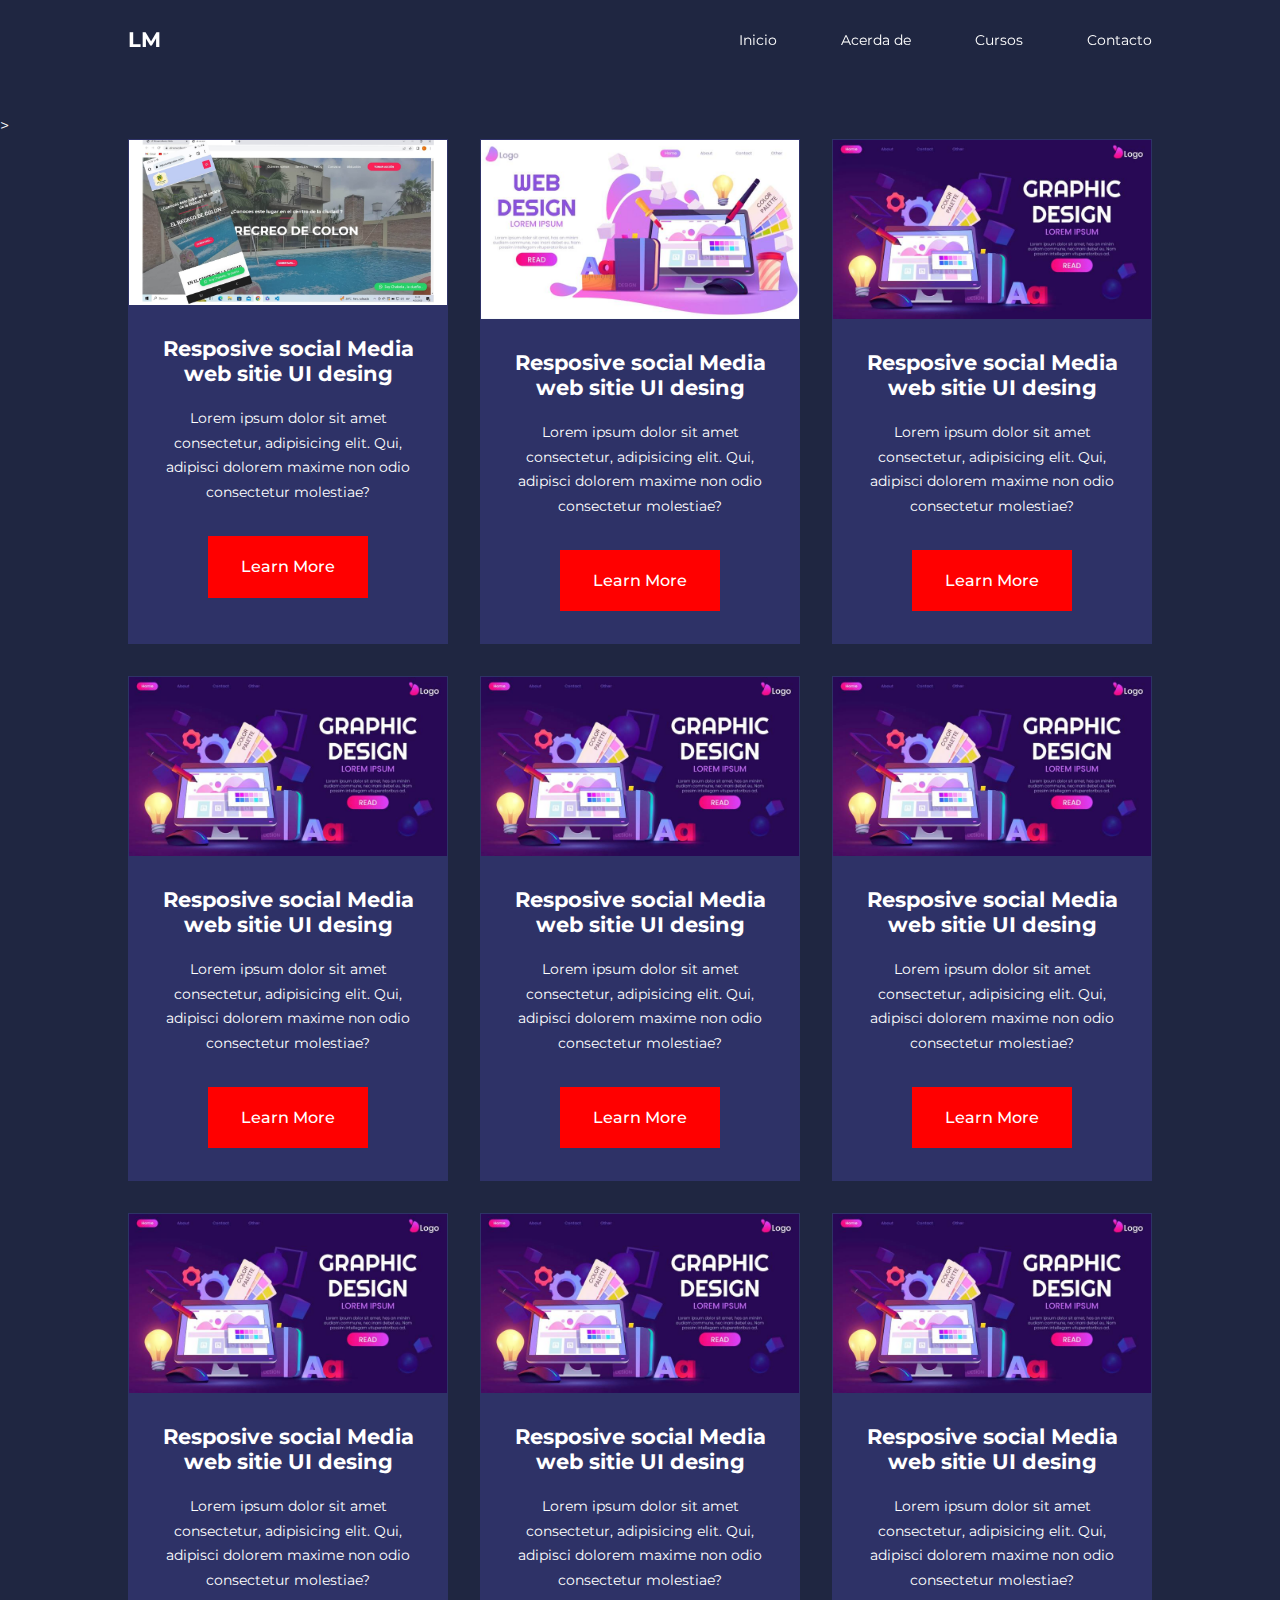
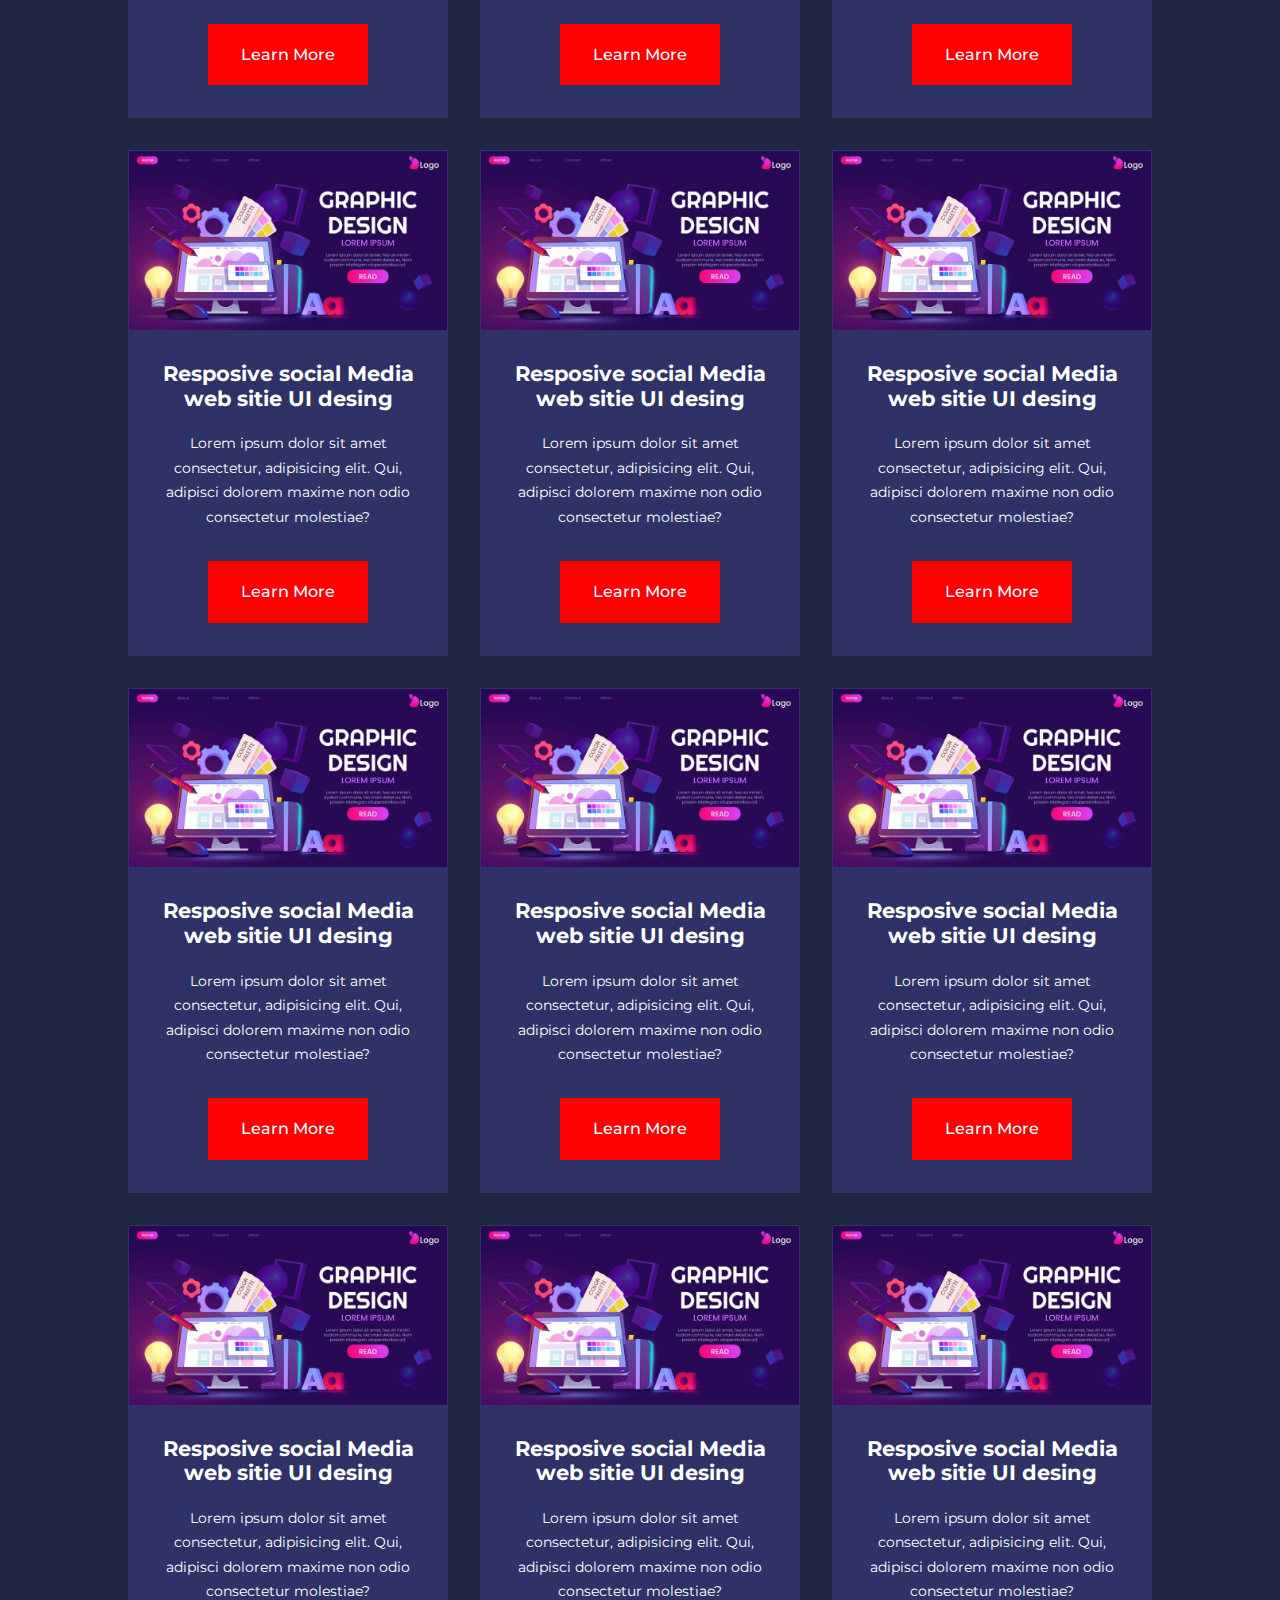
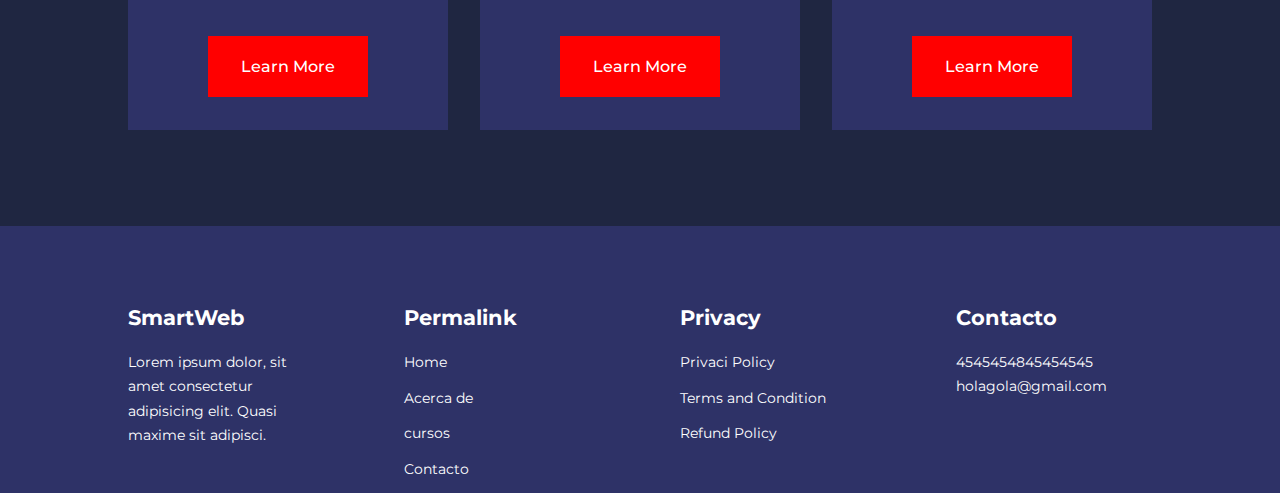
<file: cursos.html>
<!DOCTYPE html>
<html lang="en">
<head>
    <meta charset="UTF-8">
    <meta name="viewport" content="width= , initial-scale=1.0">
    <title>pagina responsive de sitio de escuela  </title>

    <link rel="stylesheet" href="./css/style.css">

    <link rel="stylesheet" href="https://unicons.iconscout.com/release/v4.0.8/css/line.css">

    <link rel="preconnect" href="https://fonts.googleapis.com">
<link rel="preconnect" href="https://fonts.gstatic.com" crossorigin>
<link href="https://fonts.googleapis.com/css2?family=Montserrat:wght@300;400;500;600;700;800;900&display=swap" rel="stylesheet">

<style>
    .courses{
        margin-top: 1rem;
    }
</style>
</head>
<body>

    <!--***********navbar************-->
    <nav>
        <div class="container nav_container">
            <a href="index.html"><h4>LM</h4></a>
            <ul class="nav_menu">
               <li><a href="index.html">Inicio</a></li>
               <li><a href="acercade.html">Acerda de</a></li>
               <li><a href="cursos.html">Cursos</a></li>
               <li><a href="contacto.html">Contacto</a></li>
            </ul>
            <button id="open_menu_btn"><i class="uil uil-bars"></i></button>
            <button id="close_menu_btn"><i class="uil uil-multiply"></i></i></button>
            
        </div>
    </nav>

    <!--***********end off navbar************-->


    <section class="courses">
       >
        <div class="container courses_container">
            <article class="course">
                <div class="course_image">
                    <img src="./images/proyecto1.jpg">
                </div>

                <div class="courses_info">
                     <h4>Resposive social Media web sitie UI desing</h4>
                    <p>Lorem ipsum dolor sit amet consectetur, adipisicing elit. Qui, adipisci dolorem maxime non odio consectetur molestiae?

                    </p>
                    <a href="cursos.html" class="btn btn-primary">Learn More</a>
                </div>

            </article>

           

            <article class="course">
                <div class="course_image">
                    <img src="./images/proyecto2.jpg">
                </div>

                <div class="courses_info">
                    <h4>Resposive social Media web sitie UI desing</h4>
                    <p>Lorem ipsum dolor sit amet consectetur, adipisicing elit. Qui, adipisci dolorem maxime non odio consectetur molestiae?

                    </p>
                    <a href="cursos.html" class="btn btn-primary">Learn More</a>
                </div>

            </article>

            <article class="course">
                <div class="course_image">
                    <img src="./images/proyecto3.jpg">
                </div>
                <div class="courses_info">
                   <h4>Resposive social Media web sitie UI desing</h4>
                   <p>Lorem ipsum dolor sit amet consectetur, adipisicing elit. Qui, adipisci dolorem maxime non odio consectetur molestiae?

                   </p>
                   <a href="cursos.html" class="btn btn-primary">Learn More</a>
                </div>

            </article>

            <article class="course">
                <div class="course_image">
                    <img src="./images/proyecto3.jpg">
                </div>
                <div class="courses_info">
                   <h4>Resposive social Media web sitie UI desing</h4>
                   <p>Lorem ipsum dolor sit amet consectetur, adipisicing elit. Qui, adipisci dolorem maxime non odio consectetur molestiae?

                   </p>
                   <a href="cursos.html" class="btn btn-primary">Learn More</a>
                </div>

            </article>

            <article class="course">
                <div class="course_image">
                    <img src="./images/proyecto3.jpg">
                </div>
                <div class="courses_info">
                   <h4>Resposive social Media web sitie UI desing</h4>
                   <p>Lorem ipsum dolor sit amet consectetur, adipisicing elit. Qui, adipisci dolorem maxime non odio consectetur molestiae?

                   </p>
                   <a href="cursos.html" class="btn btn-primary">Learn More</a>
                </div>

            </article>

            <article class="course">
                <div class="course_image">
                    <img src="./images/proyecto3.jpg">
                </div>
                <div class="courses_info">
                   <h4>Resposive social Media web sitie UI desing</h4>
                   <p>Lorem ipsum dolor sit amet consectetur, adipisicing elit. Qui, adipisci dolorem maxime non odio consectetur molestiae?

                   </p>
                   <a href="cursos.html" class="btn btn-primary">Learn More</a>
                </div>

            </article>

            <article class="course">
                <div class="course_image">
                    <img src="./images/proyecto3.jpg">
                </div>
                <div class="courses_info">
                   <h4>Resposive social Media web sitie UI desing</h4>
                   <p>Lorem ipsum dolor sit amet consectetur, adipisicing elit. Qui, adipisci dolorem maxime non odio consectetur molestiae?

                   </p>
                   <a href="cursos.html" class="btn btn-primary">Learn More</a>
                </div>

            </article>

            <article class="course">
                <div class="course_image">
                    <img src="./images/proyecto3.jpg">
                </div>
                <div class="courses_info">
                   <h4>Resposive social Media web sitie UI desing</h4>
                   <p>Lorem ipsum dolor sit amet consectetur, adipisicing elit. Qui, adipisci dolorem maxime non odio consectetur molestiae?

                   </p>
                   <a href="cursos.html" class="btn btn-primary">Learn More</a>
                </div>

            </article>

            <article class="course">
                <div class="course_image">
                    <img src="./images/proyecto3.jpg">
                </div>
                <div class="courses_info">
                   <h4>Resposive social Media web sitie UI desing</h4>
                   <p>Lorem ipsum dolor sit amet consectetur, adipisicing elit. Qui, adipisci dolorem maxime non odio consectetur molestiae?

                   </p>
                   <a href="cursos.html" class="btn btn-primary">Learn More</a>
                </div>

            </article>

            <article class="course">
                <div class="course_image">
                    <img src="./images/proyecto3.jpg">
                </div>
                <div class="courses_info">
                   <h4>Resposive social Media web sitie UI desing</h4>
                   <p>Lorem ipsum dolor sit amet consectetur, adipisicing elit. Qui, adipisci dolorem maxime non odio consectetur molestiae?

                   </p>
                   <a href="cursos.html" class="btn btn-primary">Learn More</a>
                </div>

            </article>

            <article class="course">
                <div class="course_image">
                    <img src="./images/proyecto3.jpg">
                </div>
                <div class="courses_info">
                   <h4>Resposive social Media web sitie UI desing</h4>
                   <p>Lorem ipsum dolor sit amet consectetur, adipisicing elit. Qui, adipisci dolorem maxime non odio consectetur molestiae?

                   </p>
                   <a href="cursos.html" class="btn btn-primary">Learn More</a>
                </div>

            </article>

            <article class="course">
                <div class="course_image">
                    <img src="./images/proyecto3.jpg">
                </div>
                <div class="courses_info">
                   <h4>Resposive social Media web sitie UI desing</h4>
                   <p>Lorem ipsum dolor sit amet consectetur, adipisicing elit. Qui, adipisci dolorem maxime non odio consectetur molestiae?

                   </p>
                   <a href="cursos.html" class="btn btn-primary">Learn More</a>
                </div>

            </article>

            <article class="course">
                <div class="course_image">
                    <img src="./images/proyecto3.jpg">
                </div>
                <div class="courses_info">
                   <h4>Resposive social Media web sitie UI desing</h4>
                   <p>Lorem ipsum dolor sit amet consectetur, adipisicing elit. Qui, adipisci dolorem maxime non odio consectetur molestiae?

                   </p>
                   <a href="cursos.html" class="btn btn-primary">Learn More</a>
                </div>

            </article>

            <article class="course">
                <div class="course_image">
                    <img src="./images/proyecto3.jpg">
                </div>
                <div class="courses_info">
                   <h4>Resposive social Media web sitie UI desing</h4>
                   <p>Lorem ipsum dolor sit amet consectetur, adipisicing elit. Qui, adipisci dolorem maxime non odio consectetur molestiae?

                   </p>
                   <a href="cursos.html" class="btn btn-primary">Learn More</a>
                </div>

            </article>

            <article class="course">
                <div class="course_image">
                    <img src="./images/proyecto3.jpg">
                </div>
                <div class="courses_info">
                   <h4>Resposive social Media web sitie UI desing</h4>
                   <p>Lorem ipsum dolor sit amet consectetur, adipisicing elit. Qui, adipisci dolorem maxime non odio consectetur molestiae?

                   </p>
                   <a href="cursos.html" class="btn btn-primary">Learn More</a>
                </div>

            </article>

            <article class="course">
                <div class="course_image">
                    <img src="./images/proyecto3.jpg">
                </div>
                <div class="courses_info">
                   <h4>Resposive social Media web sitie UI desing</h4>
                   <p>Lorem ipsum dolor sit amet consectetur, adipisicing elit. Qui, adipisci dolorem maxime non odio consectetur molestiae?

                   </p>
                   <a href="cursos.html" class="btn btn-primary">Learn More</a>
                </div>

            </article>

            <article class="course">
                <div class="course_image">
                    <img src="./images/proyecto3.jpg">
                </div>
                <div class="courses_info">
                   <h4>Resposive social Media web sitie UI desing</h4>
                   <p>Lorem ipsum dolor sit amet consectetur, adipisicing elit. Qui, adipisci dolorem maxime non odio consectetur molestiae?

                   </p>
                   <a href="cursos.html" class="btn btn-primary">Learn More</a>
                </div>

            </article>

            <article class="course">
                <div class="course_image">
                    <img src="./images/proyecto3.jpg">
                </div>
                <div class="courses_info">
                   <h4>Resposive social Media web sitie UI desing</h4>
                   <p>Lorem ipsum dolor sit amet consectetur, adipisicing elit. Qui, adipisci dolorem maxime non odio consectetur molestiae?

                   </p>
                   <a href="cursos.html" class="btn btn-primary">Learn More</a>
                </div>

            </article>
        </div>
          
    </section>


    <!--*************end ******categorias****-->




















<footer class="footer">
    <div class="container footer_container">
        <div class="footer_1">
            <a href="images/" class="footer_logo"><h4>SmartWeb</h4></a>
            <p>Lorem ipsum dolor, sit amet consectetur adipisicing elit. Quasi maxime sit adipisci.</p>

        </div>


        <div class="footer_2">
            <h4>Permalink</h4>
            <ul class="permalinks">
                <li><a href="index.html">Home</a></li>
                <li><a href="Acerca de .html">Acerca de</a></li>
                <li><a href="cursos.html">cursos</a></li>
                <li><a href="contacto.html">Contacto</a></li>

            </ul>
        </div>
    

    <div class="footer_3">
        <h4>Privacy</h4>
        <ul class="privacy">
            <li><a href="#">Privaci Policy</a></li>
            <li><a href="#">Terms and Condition</a></li>
            <li><a href="#">Refund Policy</a></li>


        </ul>
    </div>

    <div class="footer_4">
        <h4>Contacto</h4>
        <div>
            <p>4545454845454545</p>
            <p>holagola@gmail.com</p>
        </div>

        <ul class="footer_social">
            <li>
                <a href="#"><i class="uil uil-facebook-f"></i></a>
            </li>
            <li>
                <a href="#"><i class="uil uil-instagram-alt"></i></a>
            </li>
            <li>
                <a href="#"><i class="uil uil-twitter"></i></a>
            </li>
            <li>
                <a href="#"><i class="uil uil-linkedin-alt"></i></a>
            </li>

        </ul>
    </div>
</div>

  </footer>
  
<script src="./main.js">

</script>


</body>
</html>
</file>
<file: css/style.css>
*{
    margin: 0;
    padding: 0;
    border: 0;
    outline: 0;
    text-decoration: none;
    list-style: none;
    box-sizing: border-box;
}

:root{
    --color-primary:#6c63ff;
    --color-succes:#75f023;
    --color-warning :#f7c94b;
    --color-danger :red;
    --color-danger-variant: rgba(247,88,66, 0.4);
    --color-white:white;
    --color-light:rgba(255,255,255,0.7);
    --color-black:black;
    --color-bg:#1f2641;
    --color-bg1:#2e3267;
    --color-bg2:#424890;
    
     --container-widht-lg:80%;
     --container-widht-md:90%;
     --container-widht-sm:100%;

     --transition :all 400ms ease;

}
body{
    font-family: 'Montserrat', sans-serif;
    line-height: 1.7;
    color: var(--color-white);
    background: var(--color-bg);

}

.container{
    width: var(--container-widht-lg);
    margin: 0 auto;
}

section{
    padding: 6rem 0;
}

section h2{
    text-align: center;
    margin-bottom: 4rem;
}

h1,h2,h3,h4,h5{
    line-height: 1.2;
}

h1{
    font-size: 2.4rem;
}

h2{
    font-size: 2rem;
}

h3{
    font-size: 1.6rem;
}

h4{
    font-size: 1.3rem;
}

a{
    color:var(--color-white);
}

img{
    width: 100%;
    display: block;
    object-fit: cover;
}

.btn{
    display: inline-block;
    background: var(--color-white);
    color: var(--color-black);
    padding: 1rem 2rem;
    border: 1px solid transparent;
    font-weight: 500;
    transition: var(--transition);
}

.btn:hover{
    background: transparent;
    color: var(--color-white);
    border-color: var(--color-white);
}

.btn-primary{
    background: var(--color-danger);
    color: var(--color-white);
}

/*------navbar-------*/

nav{
    background:transparent;
    width: 100vw;
    height: 5rem;
    position: fixed;
    top:0;
    z-index: 11;
}

/*--------change styles on scroll using javascript*/

.windows-scroll{
    background: var(--color-primary);
    box-shadow: 0 1rem 2rem rgba(0,0,0,0.2) ;
}

.nav_container{
    height: 100%;
    display: flex;
    justify-content: space-between;
    align-items: center;
}

nav button{
    display: none;
}

.nav_menu{
    display: flex;
    align-items: center;
    gap: 4rem;
}

.nav_menu a{
    font-size: 0.9rem;
    transition: var(--transition);
}

.nav_menu a:hover{
    color: var(--color-bg2);
}

/*------------header------------*/

header{
    position: relative;
    top: 5rem;
    overflow: hidden;
    height: 70vh;
    margin-bottom: 7rem;
}

.header_container{
    display: grid;
    grid-template-columns: 1fr 1fr;
    align-items: center;
    gap: 5rem;
    height: 100%;
}

.header_left p {
    margin: 1rem 0 2.4rem;

}

/*---------categorias---*/

.categorias{
    background: var(--color-bg1);
    height: 29rem;
}

.categorias h1{
    line-height: 1;
    margin-bottom: 3rem;
}

.categorias_container{
    display: grid;
    grid-template-columns: 40% 60%;
    /*gap: 4rem;*/
}

.categorias_left{
    margin-right: 4rem;
}
.categorias_left p {
    margin: 1rem 0 3rem;

}

.categorias_right  {
    display: grid;
    grid-template-columns: repeat(3, 1fr);
    gap: 1rem;

}

.category{
    background: var(--color-bg2);
    padding: 2rem;
    border-radius: 2rem;
    transition: var(--transition);
}

.category:hover{
    box-shadow: 0 3rem 3rem rgba(0,0,0,0.3);
    z-index: 1;
}

.category:nth-child(2) .category_icons{
    background: var(--color-danger);
}

.category:nth-child(3) .category_icons{
    background: var(--color-succes);
}

.category:nth-child(4) .category_icons{
    background: var(--color-warning);
}

.category:nth-child(5) .category_icons{
    background: var(--color-succes);
}

.category_icons{
    background: var(--color-primary);
    padding: 0.7rem;
    border-radius: 0.9rem;
}

.category h5{
    margin: 2rem 0 1rem ;
}

.category p{
    font-size: 0.85rem;
}

/*-----------popular courses------------*/

.courses{
    margin-top: 10rem;
}

.courses_container{
    display: grid;
    grid-template-columns: repeat(3, 1fr);
    gap: 2rem;
}

.course{
    background: var(--color-bg1);
    text-align: center;
    border: 1px solid transparent;
    transition: var(--transition);
}

.course:hover{
    background: transparent;
    border-color: var(--color-primary);
}

.courses_info{
    padding: 2rem;
}

.courses_info p{
    margin: 1.2rem 0 2rem;
    font-size: 0.9rem;
}


/*   questions */


.faqs{
    background: var(--color-bg1);
    box-shadow: inset 0 0 3rem rgba(0,0,0,0.5);
}

.faqs_containers{
    display: grid;
    grid-template-columns: 1fr 1fr;
    gap: 1rem;
}

.faq{
    padding: 2rem;
    display: flex;
    align-items: center;
    gap: 1.4rem;
    height: fit-content;
    background: var(--color-primary);
    cursor: pointer;
}

.faq h4{
    font-size: 1rem;
    line-height: 2.2;
}

.faq_icon{
    align-self: flex-start;
    font-family: 1.2rem;

}
.faq p{
    margin-top: 0.8rem;
    display: none;
}
.faq.open p{
    display: block;
}

/**********TESTIMONIALES*******/

.testimonials_Container{
    overflow-x: hidden;
    position: relative;
    margin-bottom: 5rem;
}
 .testimonials{
    padding-top: 2rem;
 }
.avatar{
    width: 6rem;
    height: 6rem;
    border-radius: 50%;
    overflow: hidden;
    margin: 0 auto 1rem;
    border: 1rem solid var(--color-bg1);
}

.testimonial_info{
    text-align: center;
}

.testimonial_body{
    background: var(--color-primary);
    padding: 2rem;
    margin-top: 3rem;
    position: relative;
}
.testimonial_body:before{
    content: "";
    display: block;
    background: linear-gradient(135deg ,transparent,
    var(--color-primary), var(--color-primary) ,var(--color-primary ));
    position: absolute;
    width: 3rem;
    height: 3rem;
    left: 50%;
    top: -1rem;
    transform: rotate(45deg);
}

/*--------------footer----------------*/

footer{
    background: var(--color-bg1);
    padding-top: 5rem;
    font-size: 0.9rem;
}

.footer_container{
    display: grid;
    grid-template-columns: repeat(4, 1fr);
    gap: 5rem;
}
.footer_container > div h4{
    margin-bottom: 1.2rem;
}
.footer_1 p{
    margin: 0 0 2rem;
}
footer ul li{
    margin-bottom: 0.7rem;
}
footer ul li a:hover{
    text-decoration: underline;
}

.footer_social{
    display: flex;
    gap: 1rem;
    font-size: 1.2rem;
    margin-top: 2rem;
}

/*------------------------------
    MEDIA QUERIES PARA TABLETS----*/

@media screen and (max-width: 1024px){
    .container{
        width: var(--container-widht-md);
    }
    h1{
        font-size: 2.2rem;
        
    }
    h2{
        font-size:1.7rem ;
       
    }
    h3{
        font-size: 1.4rem;
        
    }
    h4{
        font-size: 1.2rem;
    }


    /*-----NAVBAR-----*/

    nav button{
        display: inline-block;
        background: transparent;
        font-size: 1.8rem;
        color: var(--color-white);
        cursor: pointer;
    }
    nav button#close_menu_btn{
        display: none;
    }

    .nav_menu{
        position: fixed;
        top: 5rem;
        right: 5%;
        height: fit-content;
        width: 18rem;
        flex-direction: column;
        gap: 0;
        display: none;
    }
    .nav_menu li{
        width: 100%;
        height: 5.8rem;
        animation: animateNav 400ms linear forwards ;
        transform-origin: top right;
        opacity: 0;
    }
    
    .nav_menu li:nth-child(2){
        animation-delay:200ms ;
    }
    .nav_menu li:nth-child(3){
        animation-delay: 400ms;
    }
    .nav_menu li:nth-child(4){
        animation-delay:600ms ;
    }


    @keyframes animateNav{
        0%{
            transform: rotateZ(-90deg);
        }
        100%{
            transform: rotateZ(0);
            opacity: 1;
            
        }
    }

    .nav_menu li a{
        background: var(--color-primary);
        box-shadow: -4rem 6rem 10rem rgba(0,0,0,0.6);
        width: 100%;
        height: 100%;
        display: grid;
        place-items: center;
    }
    .nav_menu li a:hover{
        background: var(--color-bg2);
        color: var(--color-white);
    }

    /*---------HEADER----*/

    header{
        height: 60vh;
        margin-bottom: 4rem;
    }

    .header_container{
        gap: 0;
        padding-bottom: 3rem;
    }

    /*---------CATEGORIES--------*/

    .categorias{
        height: auto;
    }

    .categorias_container{
        grid-template-columns: 1fr;
        gap: 3rem;
    }
    .categorias_left{
        margin-right: 0;
    }


    /*--------cursos populares---------*/

    .courses{
        margin-top: 0;
    }

    .courses_container{
        grid-template-columns: 1fr 1fr;
    }

    /*------preguntas frecuentes-----*/

    .faqs_containers{
        grid-template-columns: 1fr;
    }
    .faq{
        padding: 1.5rem;
    }

    /*//////////FOOTER/////*/

    .footer_container{
        grid-template-columns: 1fr 1fr;
    }


}

/*-------media queries------------------------phones*/

@media screen and (max-width:600px){
   body{
   width: var(--container-widht-sm);   } 
     

   /*----navbar---*/

   .nav_menu{
        right: 3%;
   }
   
   /*-----header---------*/

   header{
      height: 100vh;
   }

   .header_container{
    grid-template-columns: 1fr;
    text-align: center;
    margin-top: 0;
   }
   .header_left p{
    margin-bottom: 1.3rem;
   }

   /*---categories--*/
   .categorias_right{
    grid-template-columns: 1fr 1fr ;
    gap: 0.7rem;
   }
   .category{
    padding: 1rem;
    border-radius: 1rem;
   }
   .category_icons{
    margin-top: 4px;
    display: inline-block;
   }

   /*----popular courses------*/

   .courses_container{
    grid-template-columns: 1fr;
   }

   /*-----testimoniales*/

   .testimonial_body{
    padding: 1.2rem;
    }
    /*-------------footer------------*/

    .footer_container{
        grid-template-columns: 1fr;
        text-align: center;
        gap: 2rem;
    }
    .footer_1 p{
        margin: 1rem auto;
    }

    .footer_social{
        justify-content: center;
    }
    

}
</file>
<file: css/acercade.css>
/*-----achievements----*/

.abaut_achievements{
    margin-top: 3rem;
}

.abaut_achievements-container{
    display: grid;
    grid-template-columns: 40% 60%;
    gap: 5rem;
}
.abaut_achievements-right > p{
    margin: 1.6rem 0 2.5rem;
}

.achievements_cards{
    display: grid;
    grid-template-columns: repeat(3 , 1fr);
    gap: 1.5rem;
}



.achievement_card{
    background: var(--color-bg1);
    padding: 1.6rem;
    border-radius: 1rem;
    text-align: center;
    transition: var(--transition);
}
.achievement_card:hover{
    background: var(--color-bg2);
    box-shadow: 0 3rem 3rem rgba(0, 0,0, 0.3);
}

.achievements_icons{
    background: var(--color-danger);
    padding: 0.6rem;
    border-radius: 1rem;
    display: inline-block;
    margin-bottom: 2rem;
    font-size: 2rem;
}

.achievement_card:nth-child(2)
.achievements_icons{
    background: var(--color-succes);
}
.achievement_card:nth-child(3)
.achievements_icons{
    background: var(--color-primary);
}

.achievement_card p{
    margin-top: 1rem;
}


/*---------------achievements----------*/

.team{
    background: var(--color-bg1);
    box-shadow: inset 0 0 3rem rgba(0, 0,0, 0.5);
}

.team_container{
    display: grid;
    grid-template-columns: repeat(4, 1fr);
    gap: 2rem;
}
.team_member{
    background: var(--color-bg2);
    padding: 2rem;
    border: 1px solid transparent;
    transform: var(--transition);
    position: relative;
    overflow: hidden;
}
.team_member:hover{
    background: transparent;
    border-color: var(--color-primary);
}

.team_member-image img{
    filter: saturate(0);
}

.team_member:hover img{
    filter: saturate(1);
}

.team_member-info * {
    text-align: center;
    margin-top: 1rem;
}

.team_member-info p{
    color: var(--color-light);
}

.team_member-social{
    position: absolute;
    top: 50%;
    transform: translateY(-50%);
    right: -100%;
    display: flex;
    flex-direction: column;
    background: var(--color-primary);
    border-radius: 1rem 0 0 1rem   ; 
    box-shadow:-2rem 0 2rem rgba(0,0,0,0.3);
    transition: var(--transition);
}

.team_member-social a{
    padding: 1rem;
}

.team_member:hover .team_member-social{
    right: 0;
}

/*--------------media queris tablets---------*/

@media screen and (max-width: 1024px){
    .abaut_achievements{
        margin-top: 2rem;
    }

    .abaut_achievements-container{
        grid-template-columns: 1fr;
        gap: 4rem;
    }   
    
    .abaut_achievements-left{
        width: 80%;
        margin: 0 auto;
    }

    .team_container{
        grid-template-columns: repeat(3,1fr);
        gap: 1.5rem;
    }

    .team_member{
        padding: 1rem;
    }


}

/*--------------media queris phone---------*/

@media screen and (max-width: 600px){
    .achievements_cards{
        grid-template-columns: 1fr 1fr;
        gap: 0.7rem;
    }
    .team_container{
        grid-template-columns: 1fr 1fr;
        gap: 0.7rem;
    }
    .team_member{
        padding: 0;
    }
    .team_member p{
        margin-bottom: 1.5rem;
    }
    
}
</file>
<file: css/contacto.css>
.contact_container{
    background: var(--color-bg1);
    padding: 4rem;
    display: grid;
    grid-template-columns: 40% 60%;
    gap: 4rem;
    height: 28rem;
    margin: 7rem auto;
    border-radius: 1.5rem;
}

/*-----Aside-----*/

.contact_aside{
    background: var(--color-primary);
    padding: 2.8rem;
    border-radius: 1.5rem;
    position: relative;
    bottom: 10rem;
}
.aside_image{
    width: 12rem;
    margin-bottom: 2rem;
}
 .contact_container h2{
    text-align: left;
    margin-bottom: 1rem;
}

 .contact_aside p{
    font-size: 0.9rem;
    margin-bottom: 2rem;
}


.contact_details li{
    display: flex;
    gap: 1rem;
    align-items: center;
    margin-bottom: 1rem;
}

.contact_socials{
    display: flex;
    gap: 0.8rem;
    margin-top: 3rem;
}

.contact_socials a{
    background: var(--color-bg2);
    padding: 0.5rem;
    border-radius: 50%;
    font-size: 0.9rem;
    transition: var(--transition);
}

.contact_socials a:hover{
    background: transparent;
}

/*--------form----*/

.contact_form{
    display: flex;
    flex-direction: column;
    gap: 1.2rem;
    margin-right: 4rem;
}

.form_name{
    display: flex;
    gap: 1.2rem;
}

.form_name input[type="text"]{
    width: 50%;
}

 input, textarea{
    width: 100%;
    padding: 1rem;
    background: var(--color-bg);
    color: var(--color-white);

}

/*---------media queries tablets------*/
 @media screen and (max-width: 1024px){

    .contact_container{
        gap: 1.5rem;
        margin-top: 3rem;
        height: auto;
        padding: 1.5rem;

    }

    .contact_aside{
        width: auto;
        padding: 1.5rem;
        bottom: 0;
    }
    .contact_form{
        align-self: center;
        margin-right: 1.5rem;
    }
    
}

/*---------media queries telefono------*/

@media screen and (max-width: 600px){

    .contact_container{
        grid-template-columns: 1fr;
        gap: 3rem;
        margin-top: 0;
        padding: 0;
    }
    .contact_form{
        margin: 0 1.5rem 3rem;
    }
    
    .form_name{
        flex-direction: column;
    }
    .form_name input[type="text"]{
        width: 100%;
    }
}
</file>
